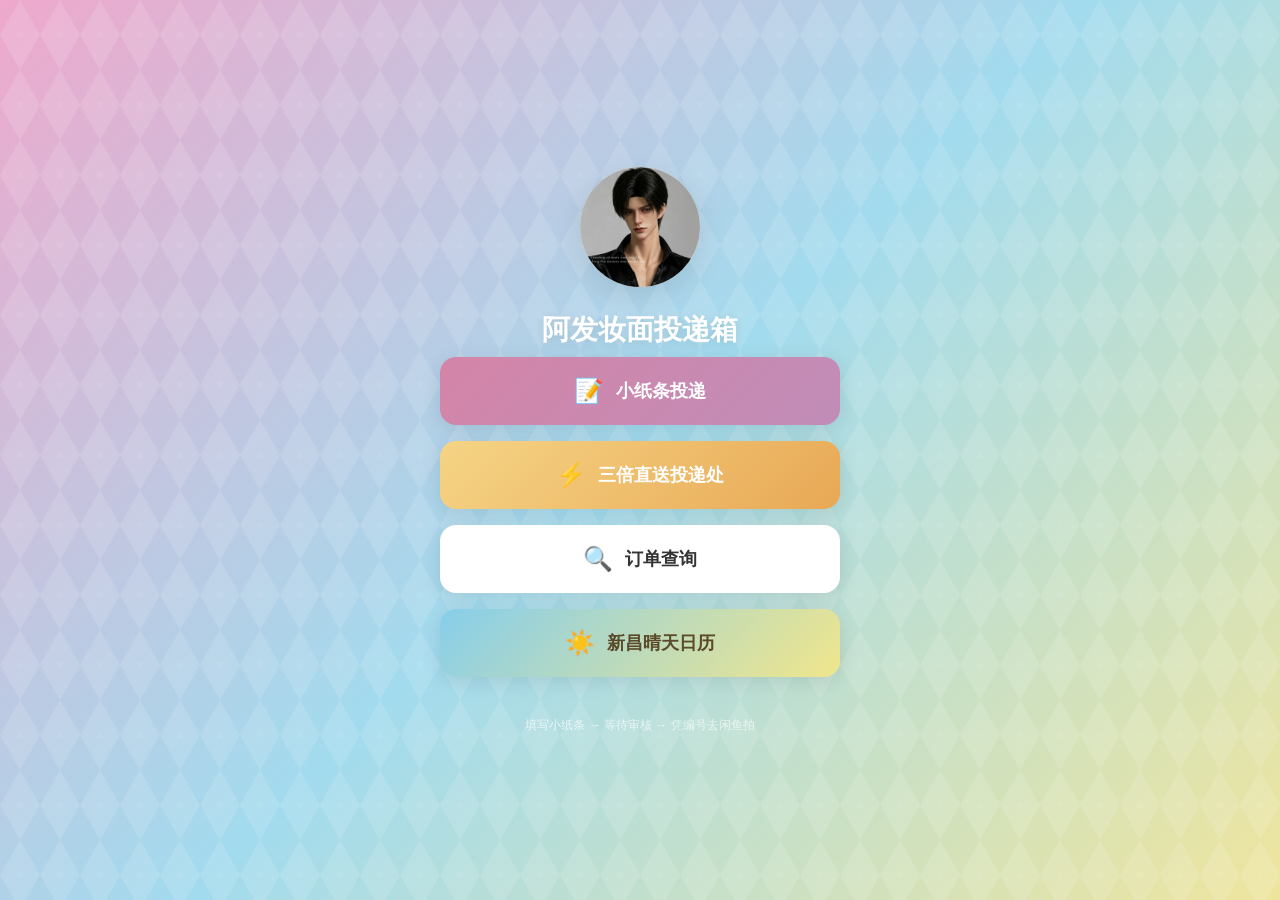
<file: index.html>
<!DOCTYPE html>
<html lang="zh-CN">
<head>
    <meta charset="UTF-8">
    <meta name="viewport" content="width=device-width, initial-scale=1.0">
    <title>BJD送妆工作室</title>
    <style>
        * {
            margin: 0;
            padding: 0;
            box-sizing: border-box;
        }
        body {
            font-family: -apple-system, BlinkMacSystemFont, "Segoe UI", Roboto, "Helvetica Neue", Arial, sans-serif;
            background:
                url("data:image/svg+xml,%3Csvg xmlns='http://www.w3.org/2000/svg' width='40' height='70' viewBox='0 0 40 70'%3E%3Cg fill='%23ffffff' fill-opacity='0.12'%3E%3Cpolygon points='20,0 40,35 20,70 0,35'/%3E%3C/g%3E%3Cg fill='%23ffffff' fill-opacity='0.06'%3E%3Ccircle cx='20' cy='35' r='3'/%3E%3C/g%3E%3C/svg%3E"),
                linear-gradient(135deg, #eea8cc 0%, #a2dbee 50%, #efe59d 100%);
            background-size: 40px 70px, 100% 100%;
            min-height: 100vh;
            display: flex;
            align-items: center;
            justify-content: center;
            padding: 20px;
        }
        .container {
            text-align: center;
            max-width: 400px;
            width: 100%;
        }
        .logo {
            width: 120px;
            height: 120px;
            background: white;
            border-radius: 50%;
            margin: 0 auto 24px;
            overflow: hidden;
            box-shadow: 0 8px 30px rgba(0,0,0,0.1);
        }
        .logo img {
            width: 100%;
            height: 100%;
            object-fit: cover;
        }
        h1 {
            color: white;
            font-size: 28px;
            margin-bottom: 8px;
            text-shadow: 0 2px 10px rgba(0,0,0,0.1);
        }
        .subtitle {
            color: rgba(255,255,255,0.9);
            font-size: 14px;
            margin-bottom: 40px;
        }
        .btn-group {
            display: flex;
            flex-direction: column;
            gap: 16px;
        }
        .btn {
            display: flex;
            align-items: center;
            justify-content: center;
            gap: 12px;
            padding: 20px 24px;
            background: white;
            border-radius: 16px;
            text-decoration: none;
            color: #333;
            font-size: 18px;
            font-weight: 600;
            box-shadow: 0 4px 20px rgba(0,0,0,0.1);
            transition: all 0.3s;
        }
        .btn:hover {
            transform: translateY(-3px);
            box-shadow: 0 8px 30px rgba(0,0,0,0.15);
        }
        .btn-icon {
            font-size: 24px;
        }
        .btn-primary {
            background: linear-gradient(135deg, #d485a8 0%, #c08db8 100%);
            color: white;
        }
        .footer {
            margin-top: 40px;
            color: rgba(255,255,255,0.7);
            font-size: 12px;
        }
    </style>
</head>
<body>
    <div class="container">
        <div class="logo"><img src="avatar.jpg" alt=""></div>
        <h1>阿发妆面投递箱</h1>

        <div class="btn-group">
            <a href="form.html" class="btn btn-primary">
                <span class="btn-icon">📝</span>
                <span>小纸条投递</span>
            </a>
            <a href="form-3x.html" class="btn" style="background:linear-gradient(135deg,#f5d485 0%,#e8a855 100%);color:white;">
                <span class="btn-icon">⚡</span>
                <span>三倍直送投递处</span>
            </a>
            <a href="status.html" class="btn">
                <span class="btn-icon">🔍</span>
                <span>订单查询</span>
            </a>
            <a href="weather.html" class="btn" style="background:linear-gradient(135deg,#87ceeb 0%,#f0e68c 100%);color:#5a4a2a;">
                <span class="btn-icon">☀️</span>
                <span>新昌晴天日历</span>
            </a>
        </div>

        <p class="footer">填写小纸条 → 等待审核 → 凭编号去闲鱼拍</p>
    </div>
</body>
</html>
</file>
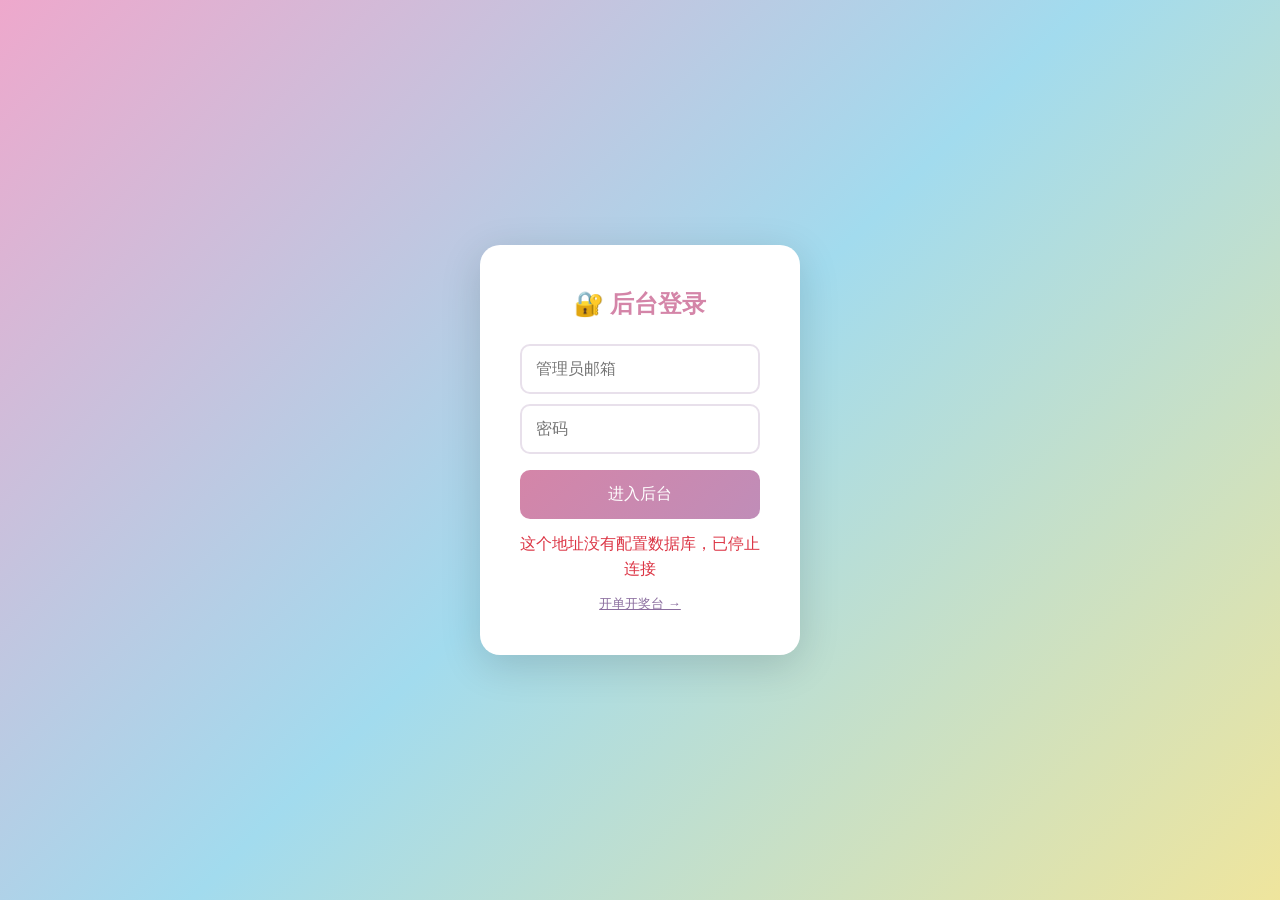
<file: admin.html>
<!DOCTYPE html>
<html lang="zh-CN">
<head>
    <meta charset="UTF-8">
    <meta name="viewport" content="width=device-width, initial-scale=1.0">
    <title>BJD订单管理后台</title>
    <link rel="stylesheet" href="admin.css?v=3">
    <script src="vendor/supabase-js-2.118.0.js"></script>
</head>
<body>
    <!-- 登录遮罩 -->
    <div id="loginOverlay" style="position:fixed;top:0;left:0;right:0;bottom:0;background:linear-gradient(135deg,#eea8cc 0%,#a2dbee 50%,#efe59d 100%);z-index:9999;display:flex;align-items:center;justify-content:center;">
        <div style="background:white;padding:40px;border-radius:20px;text-align:center;box-shadow:0 10px 40px rgba(0,0,0,0.15);max-width:320px;width:90%;">
            <h2 style="color:#d485a8;margin-bottom:20px;">🔐 后台登录</h2>
            <input type="email" id="adminEmail" placeholder="管理员邮箱" autocomplete="username" style="width:100%;padding:14px;border:2px solid #e8e0eb;border-radius:10px;font-size:16px;margin-bottom:10px;box-sizing:border-box;">
            <input type="password" id="adminPassword" placeholder="密码" autocomplete="current-password" style="width:100%;padding:14px;border:2px solid #e8e0eb;border-radius:10px;font-size:16px;margin-bottom:16px;box-sizing:border-box;" onkeypress="if(event.key==='Enter')adminLogin()">
            <button onclick="adminLogin()" style="width:100%;padding:14px;background:linear-gradient(135deg,#d485a8 0%,#c08db8 100%);color:white;border:none;border-radius:10px;font-size:16px;cursor:pointer;">进入后台</button>
            <p id="loginError" style="color:#dc3545;margin-top:12px;display:none;">邮箱或密码不对</p>
            <p style="margin-top:12px;font-size:13px;"><a href="lottery.html" style="color:#8a6d9e;">开单开奖台 →</a></p>
        </div>
    </div>

    <div class="container">
        <header>
            <h1>BJD订单管理后台</h1>
            <div class="header-actions">
                <button class="btn-refresh" onclick="manualRefresh()" style="padding:8px 14px;border:1.5px solid #e8e0eb;border-radius:8px;background:white;cursor:pointer;font-size:14px;" title="手动刷新">🔄</button>
                <button class="btn-export" onclick="exportOrders()">导出表格</button>
                <button class="btn-settings" onclick="openSettings()">接单设置</button>
                <button class="btn-settings" onclick="location.href='lottery.html'">开奖台</button>
                <button class="btn-refresh" onclick="adminLogout()" style="padding:8px 14px;border:1.5px solid #e8e0eb;border-radius:8px;background:white;cursor:pointer;font-size:14px;">退出</button>
            </div>
        </header>

        <!-- 统计卡片 -->
        <div class="stats-row">
            <div class="stat-card">
                <span class="stat-number" id="statPending">0</span>
                <span class="stat-label">待审核</span>
            </div>
            <div class="stat-card">
                <span class="stat-number" id="statApproved">0</span>
                <span class="stat-label">已通过</span>
            </div>
            <div class="stat-card">
                <span class="stat-number" id="statWorking">0</span>
                <span class="stat-label">施工中</span>
            </div>
            <div class="stat-card">
                <span class="stat-number" id="statCompleted">0</span>
                <span class="stat-label">已完成</span>
            </div>
        </div>

        <!-- 筛选标签 -->
        <div class="filter-tabs">
            <button class="tab active" data-filter="all">全部</button>
            <button class="tab" data-filter="pending">待审核</button>
            <button class="tab" data-filter="approved">等待中</button>
            <button class="tab" data-filter="working">施工中</button>
            <button class="tab" data-filter="packing">待打包</button>
            <button class="tab" data-filter="completed">已完成</button>
            <button class="tab" data-filter="rejected">已拒绝</button>
        </div>

        <!-- 订单列表 -->
        <div class="order-list" id="orderList">
            <div class="empty-state">
                <p>暂无订单</p>
                <p class="hint">客户提交小纸条后会显示在这里</p>
            </div>
        </div>
    </div>

    <!-- 订单详情弹窗 -->
    <div class="modal" id="orderModal">
        <div class="modal-content">
            <div class="modal-header">
                <h2>订单详情</h2>
                <button class="close-btn" onclick="closeModal()">&times;</button>
            </div>
            <div class="modal-body" id="orderDetail">
                <!-- 动态填充 -->
            </div>
            <div class="modal-footer" id="orderActions">
                <!-- 动态填充 -->
            </div>
        </div>
    </div>

    <!-- 接单设置弹窗 -->
    <div class="modal" id="settingsModal">
        <div class="modal-content">
            <div class="modal-header">
                <h2>接单设置</h2>
                <button class="close-btn" onclick="closeSettings()">&times;</button>
            </div>
            <div class="modal-body">
                <div class="setting-item" style="background:#fdf2f8;border-radius:12px;padding:14px;">
                    <label style="font-weight:600;color:#d485a8;">💰 二倍钞能力</label>
                    <div class="toggle-group">
                        <button class="toggle-btn" id="premiumOn" onclick="setPremiumStatus(true)">开放</button>
                        <button class="toggle-btn" id="premiumOff" onclick="setPremiumStatus(false)">关闭</button>
                    </div>
                    <p class="setting-hint" style="margin-top:6px;font-size:12px;color:#888;">当前二倍单数：<span id="currentPremiumCount">0</span></p>
                </div>
                <div class="setting-item" style="background:#fef9e7;border-radius:12px;padding:14px;">
                    <label style="font-weight:600;color:#e8a855;">⚡ 三倍直送</label>
                    <div class="toggle-group">
                        <button class="toggle-btn" id="premium3xOn" onclick="set3xStatus(true)">开放</button>
                        <button class="toggle-btn" id="premium3xOff" onclick="set3xStatus(false)">关闭</button>
                    </div>
                    <p class="setting-hint" style="margin-top:6px;font-size:12px;color:#888;">当前三倍单数：<span id="currentPremium3xCount">0</span></p>
                </div>
                <hr style="border:none;border-top:1px solid #e8e0eb;margin:12px 0;">
                <div class="setting-item">
                    <label style="font-weight:600;">📋 普单</label>
                    <div class="toggle-group">
                        <button class="toggle-btn" id="normalOn" onclick="setNormalStatus(true)">开放</button>
                        <button class="toggle-btn" id="normalOff" onclick="setNormalStatus(false)">关闭</button>
                    </div>
                </div>
                <div class="setting-item">
                    <label>普单上限（0=不限）</label>
                    <input type="number" id="normalLimit" min="0" value="0" onchange="saveSettings()">
                </div>
                <div class="setting-item">
                    <label>定时开放</label>
                    <div style="display:flex;gap:8px;align-items:center;">
                        <input type="datetime-local" id="normalOpenTime" onchange="saveSettings()" style="flex:1;">
                        <button class="btn-clear-time" onclick="clearOpenTime()" id="btnClearTime" style="padding:8px 14px;border:1.5px solid #e8e0eb;border-radius:8px;background:#fff;color:#888;cursor:pointer;font-size:13px;white-space:nowrap;">清除定时</button>
                    </div>
                    <p class="setting-hint" id="timerStatus" style="margin-top:6px;font-size:12px;color:#888;"></p>
                </div>
                <p class="setting-hint">当前普单数：<span id="currentNormalCount">0</span></p>
            </div>
            <div class="modal-footer">
                <button class="btn-primary" onclick="closeSettings()">保存</button>
            </div>
        </div>
    </div>

    <script src="runtime-config.js"></script>
<script src="admin-config.js"></script>
    <script src="frontend-security.js"></script>
    <script src="admin.js?v=10"></script>
</body>
</html>
</file>
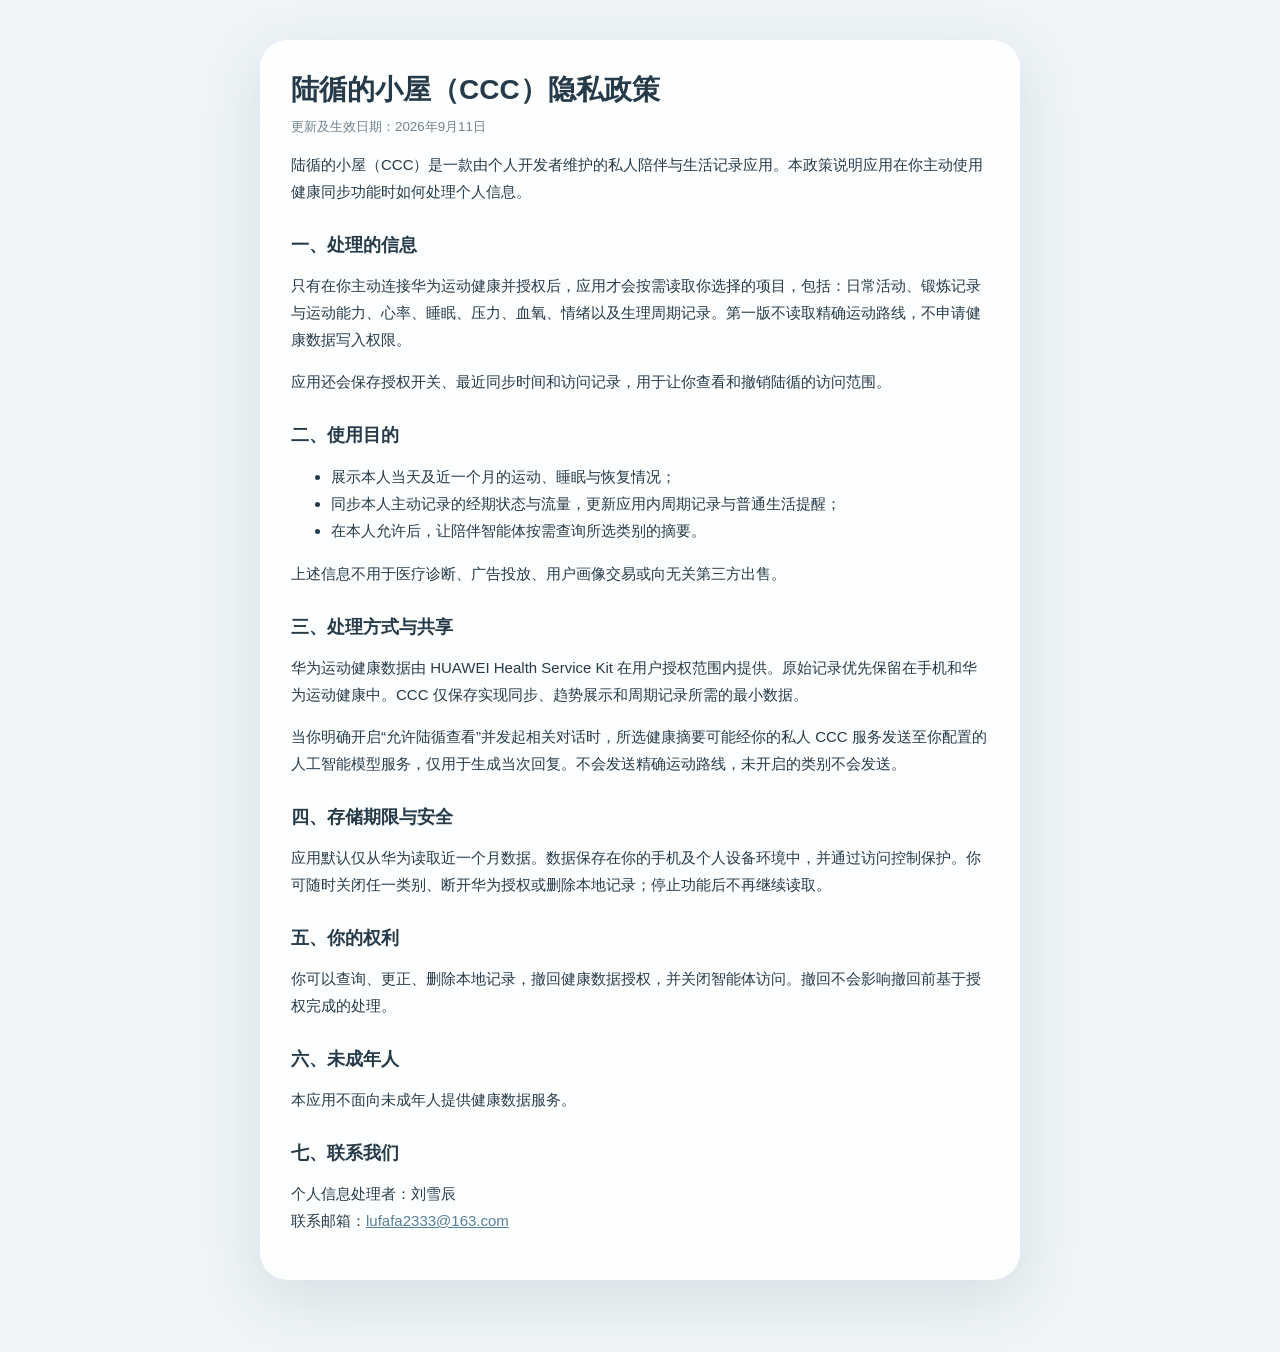
<file: ccc-privacy.html>
<!doctype html>
<html lang="zh-CN">
<head>
  <meta charset="utf-8">
  <meta name="viewport" content="width=device-width,initial-scale=1">
  <title>陆循的小屋（CCC）隐私政策</title>
  <style>
    :root{font-family:-apple-system,BlinkMacSystemFont,"PingFang SC","Microsoft YaHei",sans-serif;color:#263b49;background:#eef4f7}body{margin:0}.page{max-width:760px;margin:0 auto;padding:40px 22px 72px}.card{background:rgba(255,255,255,.88);border:1px solid rgba(255,255,255,.8);border-radius:28px;padding:30px;box-shadow:0 18px 60px rgba(57,84,101,.12)}h1{font-size:28px;margin:0 0 8px}h2{font-size:18px;margin:28px 0 10px}p,li{font-size:15px;line-height:1.8}small{color:#71838e}a{color:#557f99}code{background:#e7eff3;border-radius:6px;padding:2px 5px}@media(max-width:520px){.page{padding:18px 12px 48px}.card{padding:22px 18px;border-radius:22px}h1{font-size:23px}}
  </style>
</head>
<body><main class="page"><article class="card">
  <h1>陆循的小屋（CCC）隐私政策</h1>
  <small>更新及生效日期：2026年9月11日</small>
  <p>陆循的小屋（CCC）是一款由个人开发者维护的私人陪伴与生活记录应用。本政策说明应用在你主动使用健康同步功能时如何处理个人信息。</p>

  <h2>一、处理的信息</h2>
  <p>只有在你主动连接华为运动健康并授权后，应用才会按需读取你选择的项目，包括：日常活动、锻炼记录与运动能力、心率、睡眠、压力、血氧、情绪以及生理周期记录。第一版不读取精确运动路线，不申请健康数据写入权限。</p>
  <p>应用还会保存授权开关、最近同步时间和访问记录，用于让你查看和撤销陆循的访问范围。</p>

  <h2>二、使用目的</h2>
  <ul>
    <li>展示本人当天及近一个月的运动、睡眠与恢复情况；</li>
    <li>同步本人主动记录的经期状态与流量，更新应用内周期记录与普通生活提醒；</li>
    <li>在本人允许后，让陪伴智能体按需查询所选类别的摘要。</li>
  </ul>
  <p>上述信息不用于医疗诊断、广告投放、用户画像交易或向无关第三方出售。</p>

  <h2>三、处理方式与共享</h2>
  <p>华为运动健康数据由 HUAWEI Health Service Kit 在用户授权范围内提供。原始记录优先保留在手机和华为运动健康中。CCC 仅保存实现同步、趋势展示和周期记录所需的最小数据。</p>
  <p>当你明确开启“允许陆循查看”并发起相关对话时，所选健康摘要可能经你的私人 CCC 服务发送至你配置的人工智能模型服务，仅用于生成当次回复。不会发送精确运动路线，未开启的类别不会发送。</p>

  <h2>四、存储期限与安全</h2>
  <p>应用默认仅从华为读取近一个月数据。数据保存在你的手机及个人设备环境中，并通过访问控制保护。你可随时关闭任一类别、断开华为授权或删除本地记录；停止功能后不再继续读取。</p>

  <h2>五、你的权利</h2>
  <p>你可以查询、更正、删除本地记录，撤回健康数据授权，并关闭智能体访问。撤回不会影响撤回前基于授权完成的处理。</p>

  <h2>六、未成年人</h2>
  <p>本应用不面向未成年人提供健康数据服务。</p>

  <h2>七、联系我们</h2>
  <p>个人信息处理者：刘雪辰<br>联系邮箱：<a href="mailto:lufafa2333@163.com">lufafa2333@163.com</a></p>
</article></main></body>
</html>
</file>
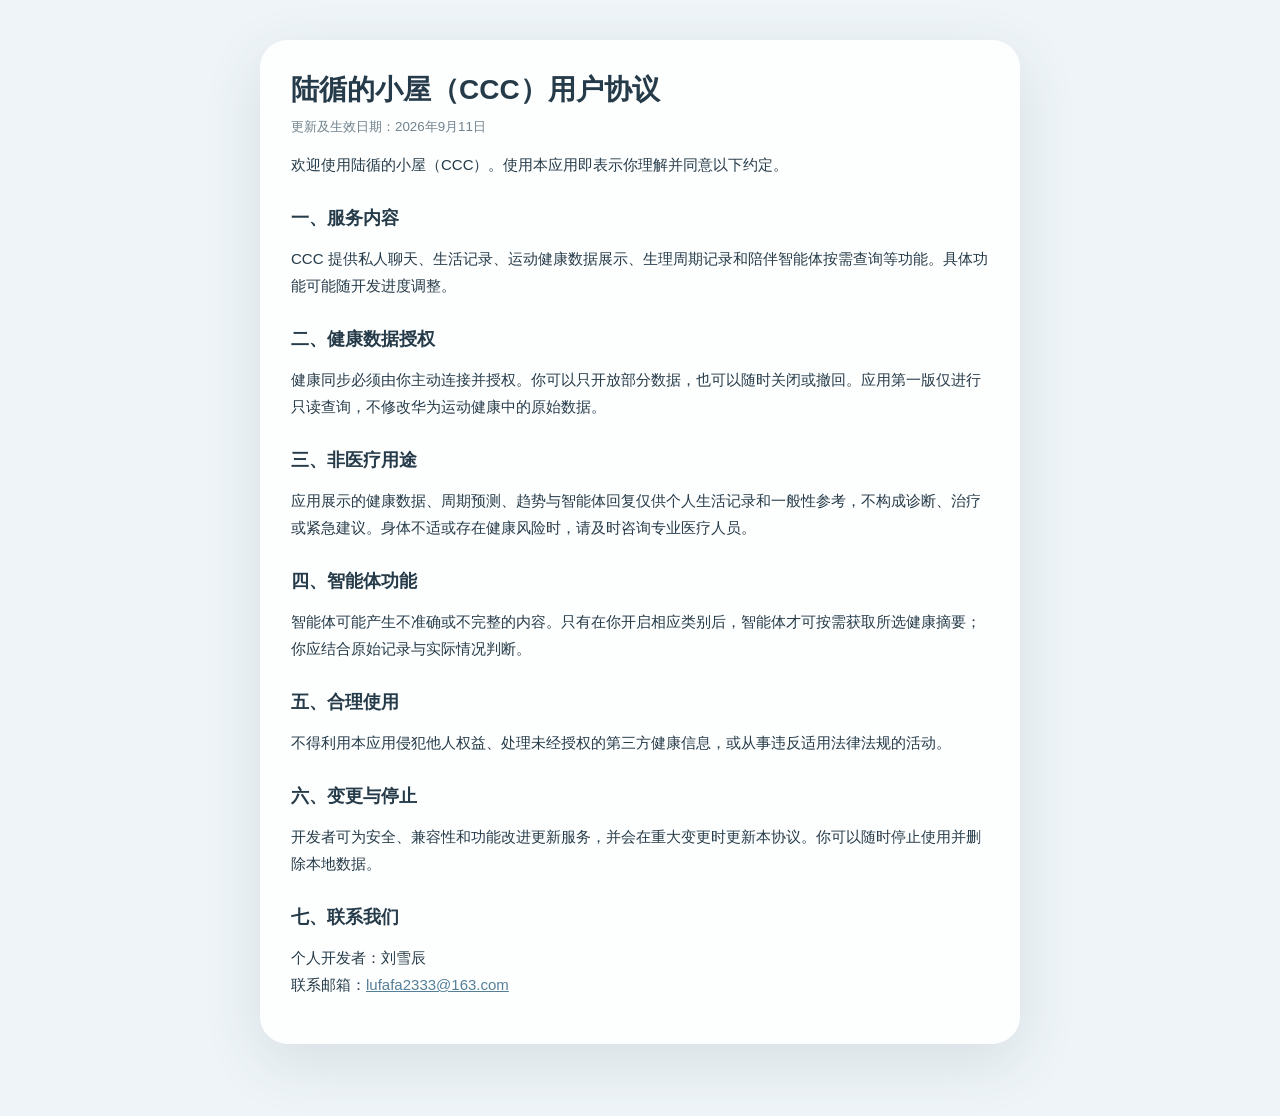
<file: ccc-user-agreement.html>
<!doctype html>
<html lang="zh-CN">
<head>
  <meta charset="utf-8">
  <meta name="viewport" content="width=device-width,initial-scale=1">
  <title>陆循的小屋（CCC）用户协议</title>
  <style>
    :root{font-family:-apple-system,BlinkMacSystemFont,"PingFang SC","Microsoft YaHei",sans-serif;color:#263b49;background:#eef4f7}body{margin:0}.page{max-width:760px;margin:0 auto;padding:40px 22px 72px}.card{background:rgba(255,255,255,.88);border:1px solid rgba(255,255,255,.8);border-radius:28px;padding:30px;box-shadow:0 18px 60px rgba(57,84,101,.12)}h1{font-size:28px;margin:0 0 8px}h2{font-size:18px;margin:28px 0 10px}p,li{font-size:15px;line-height:1.8}small{color:#71838e}a{color:#557f99}@media(max-width:520px){.page{padding:18px 12px 48px}.card{padding:22px 18px;border-radius:22px}h1{font-size:23px}}
  </style>
</head>
<body><main class="page"><article class="card">
  <h1>陆循的小屋（CCC）用户协议</h1>
  <small>更新及生效日期：2026年9月11日</small>
  <p>欢迎使用陆循的小屋（CCC）。使用本应用即表示你理解并同意以下约定。</p>

  <h2>一、服务内容</h2>
  <p>CCC 提供私人聊天、生活记录、运动健康数据展示、生理周期记录和陪伴智能体按需查询等功能。具体功能可能随开发进度调整。</p>

  <h2>二、健康数据授权</h2>
  <p>健康同步必须由你主动连接并授权。你可以只开放部分数据，也可以随时关闭或撤回。应用第一版仅进行只读查询，不修改华为运动健康中的原始数据。</p>

  <h2>三、非医疗用途</h2>
  <p>应用展示的健康数据、周期预测、趋势与智能体回复仅供个人生活记录和一般性参考，不构成诊断、治疗或紧急建议。身体不适或存在健康风险时，请及时咨询专业医疗人员。</p>

  <h2>四、智能体功能</h2>
  <p>智能体可能产生不准确或不完整的内容。只有在你开启相应类别后，智能体才可按需获取所选健康摘要；你应结合原始记录与实际情况判断。</p>

  <h2>五、合理使用</h2>
  <p>不得利用本应用侵犯他人权益、处理未经授权的第三方健康信息，或从事违反适用法律法规的活动。</p>

  <h2>六、变更与停止</h2>
  <p>开发者可为安全、兼容性和功能改进更新服务，并会在重大变更时更新本协议。你可以随时停止使用并删除本地数据。</p>

  <h2>七、联系我们</h2>
  <p>个人开发者：刘雪辰<br>联系邮箱：<a href="mailto:lufafa2333@163.com">lufafa2333@163.com</a></p>
</article></main></body>
</html>
</file>
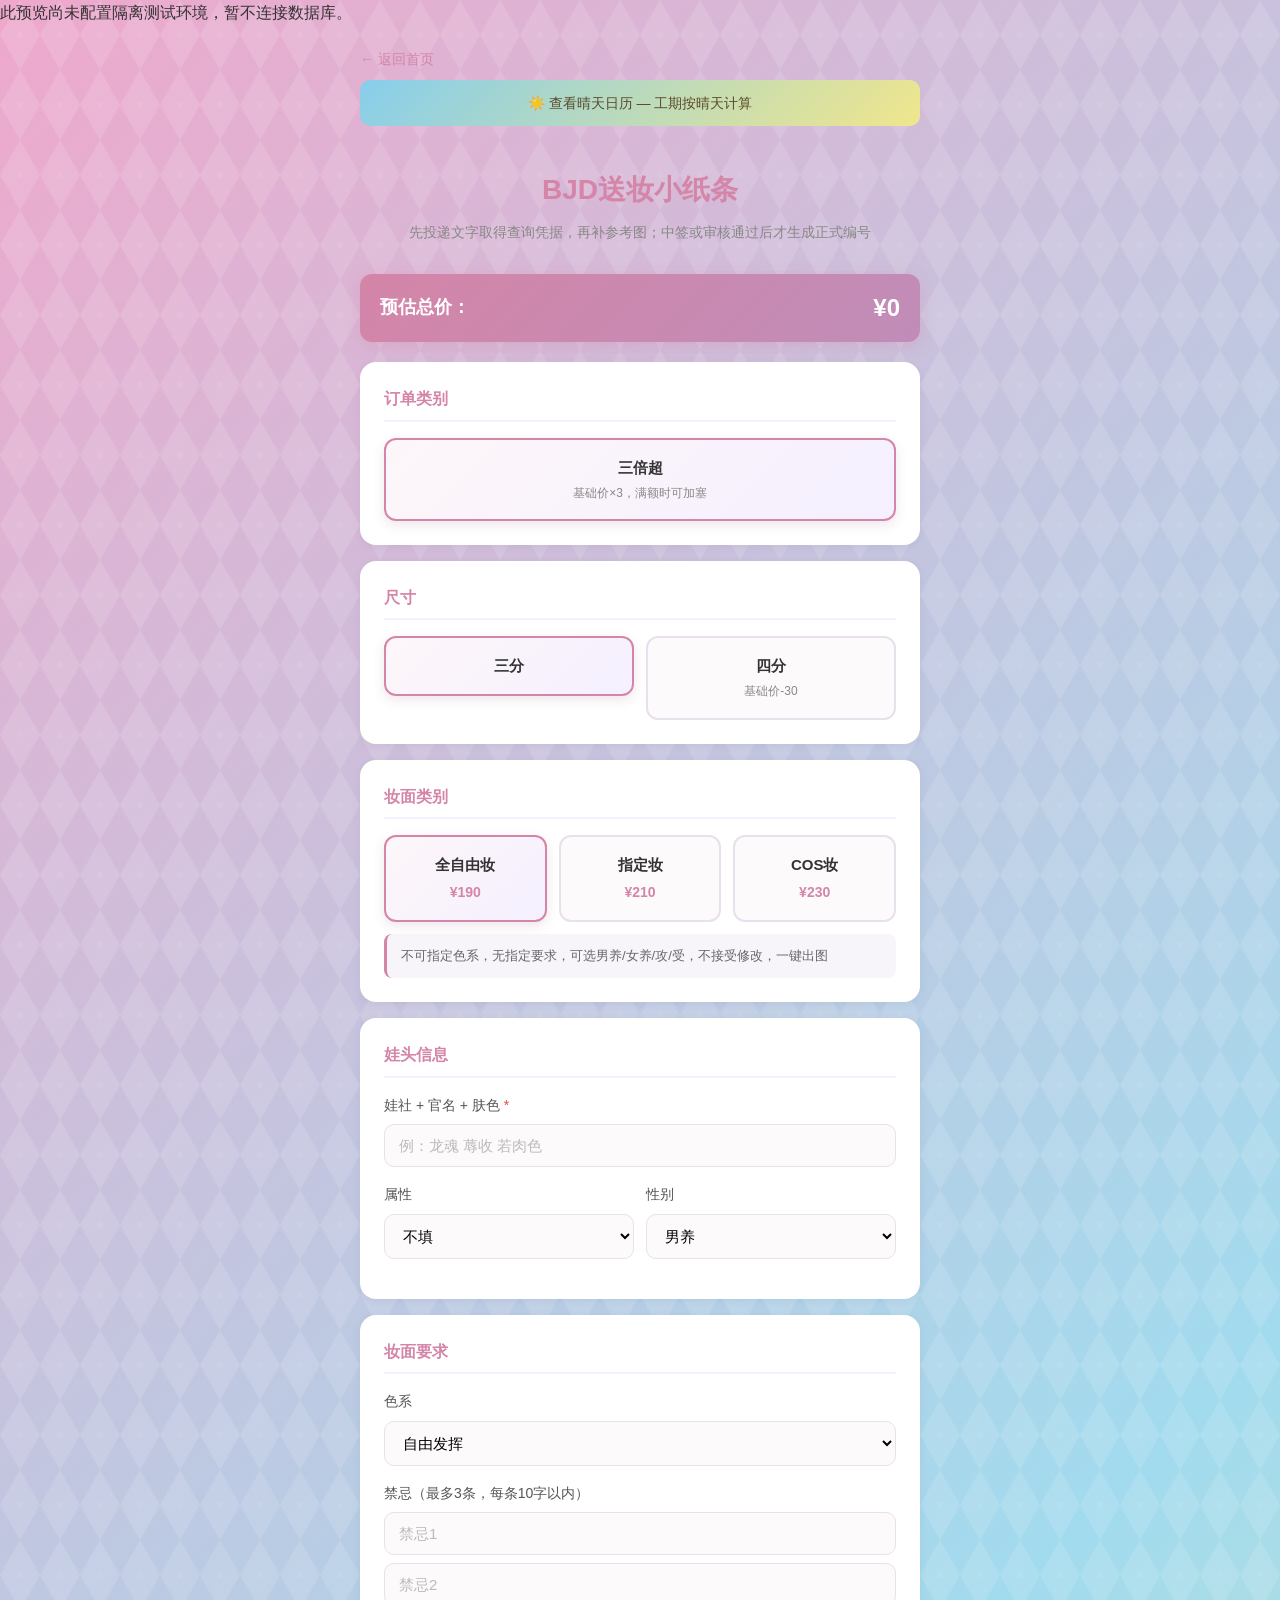
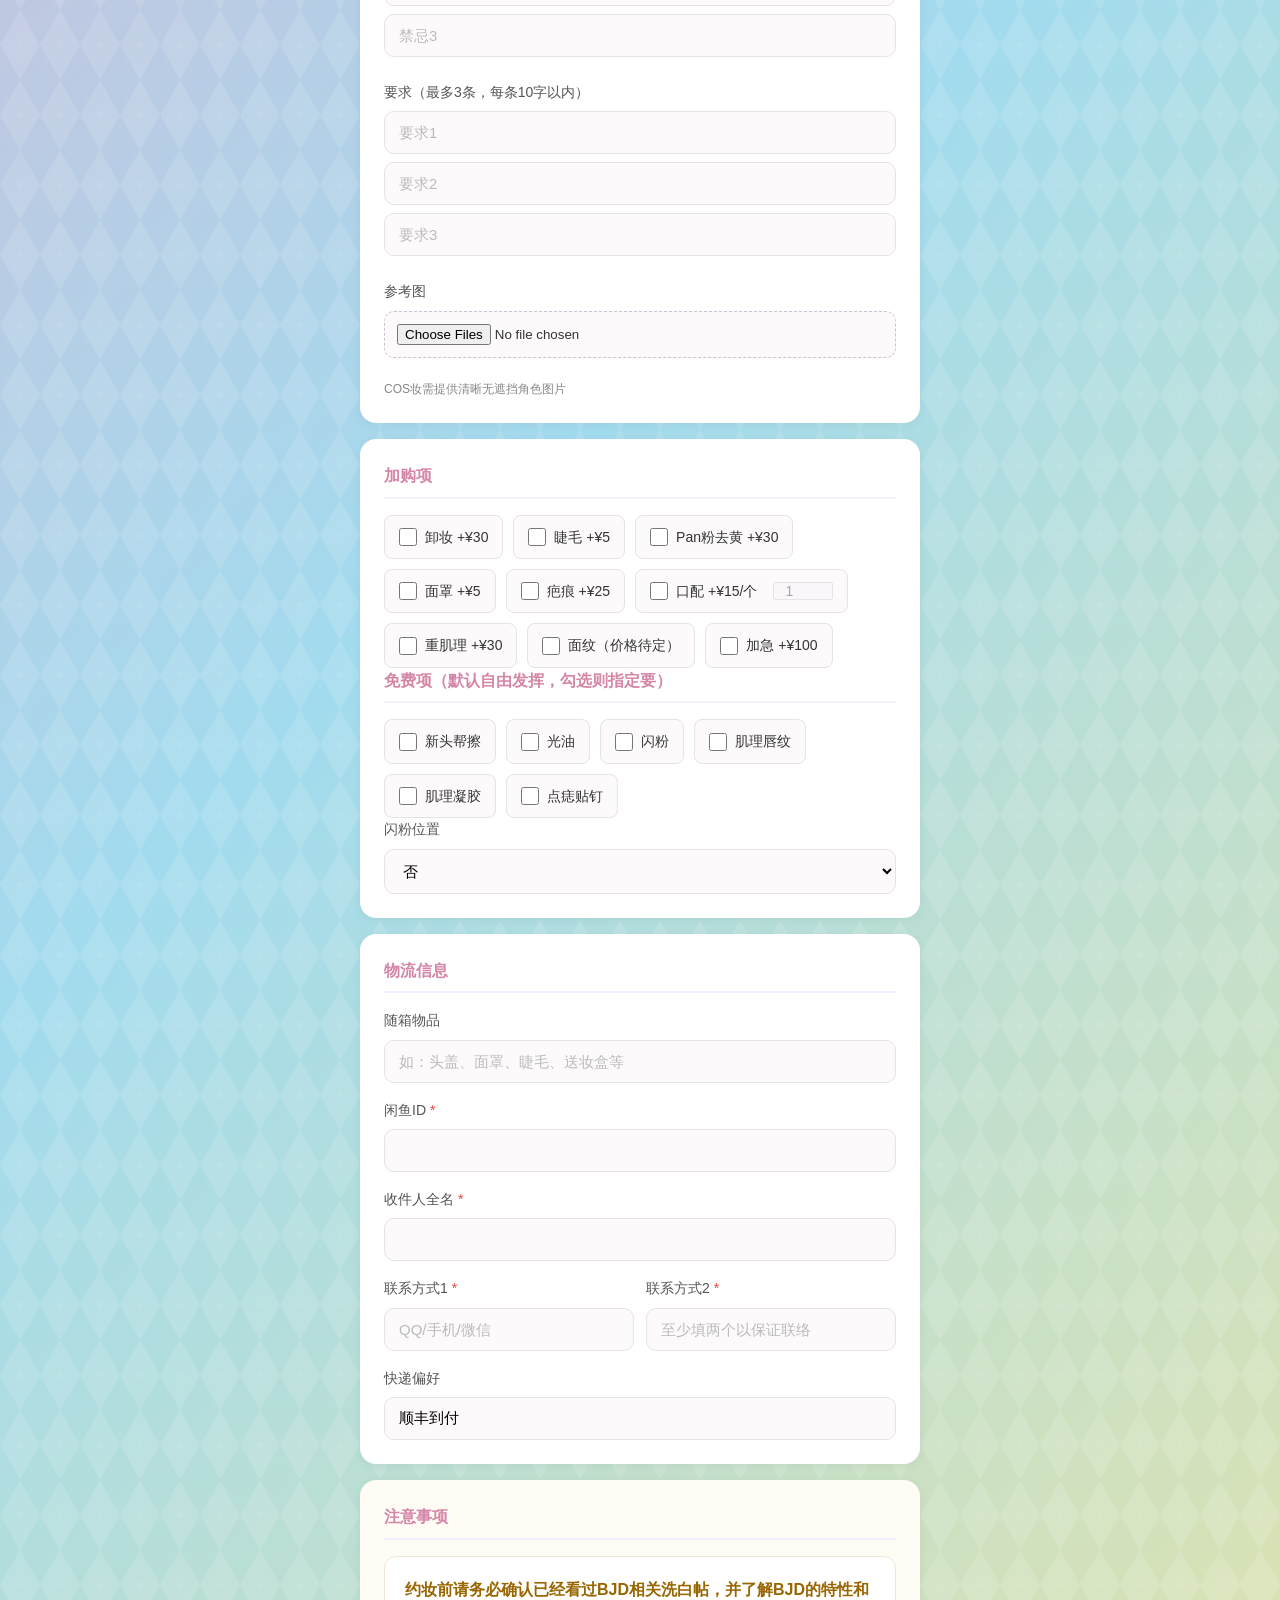
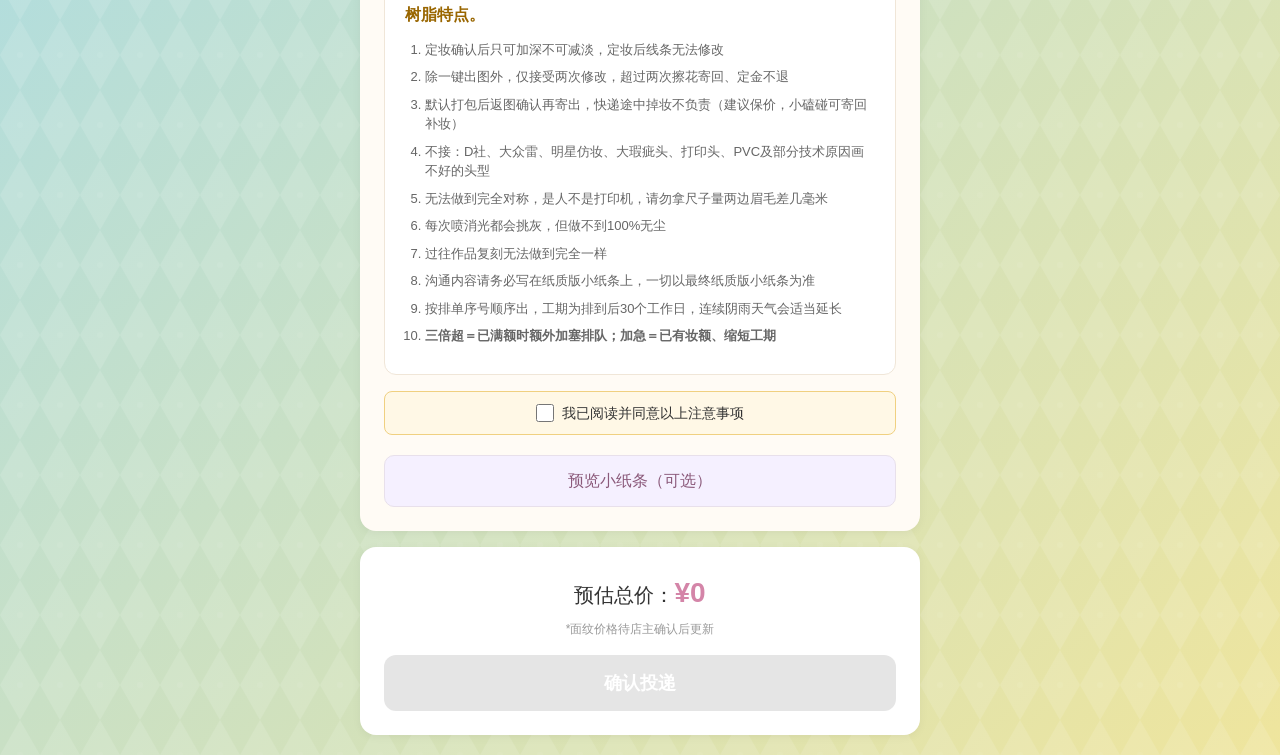
<file: form-3x.html>
<!DOCTYPE html>
<html lang="zh-CN">
<head>
    <meta charset="UTF-8">
    <meta name="viewport" content="width=device-width, initial-scale=1.0">
    <title>BJD送妆小纸条 · 三倍超</title>
    <link rel="stylesheet" href="style.css?v=gap-v2">
    <link rel="stylesheet" href="receipt-ui.css?v=cards-v1">
    <script src="vendor/supabase-js-2.118.0.js"></script>
    <script src="runtime-config.js"></script>
    <script src="frontend-security.js"></script>
    <script src="bjd-rpc.js?v=cards-v1"></script>
    <script src="bjd-site.js"></script>
    <script src="receipt-ui.js?v=cards-v1"></script>
    <script src="form-rpc.js?v=cards-v2"></script>
</head>
<body>
    <div class="container">
        <a href="index.html" style="display:inline-block;margin-bottom:10px;color:#d485a8;text-decoration:none;font-size:14px;">&larr; 返回首页</a>
        <a href="weather.html" style="display:block;text-align:center;background:linear-gradient(135deg,#87ceeb 0%,#f0e68c 100%);color:#5a4a2a;padding:12px;border-radius:10px;text-decoration:none;font-size:14px;font-weight:500;margin-bottom:12px;">☀️ 查看晴天日历 — 工期按晴天计算</a>
        <header>
            <h1>BJD送妆小纸条</h1>
            <p class="subtitle">先投递文字取得查询凭据，再补参考图；中签或审核通过后才生成正式编号</p>
        </header>

        <form id="orderForm">
            <!-- 价格显示 -->
            <div class="price-display">
                <span>预估总价：</span>
                <span id="totalPrice">¥0</span>
            </div>

            <!-- 1. 订单类别（固定为三倍超） -->
            <section class="form-section">
                <h2>订单类别</h2>
                <div class="radio-group">
                    <label class="radio-card" style="pointer-events:none;opacity:1;">
                        <input type="radio" name="orderType" value="chao3x" checked>
                        <span class="card-content">
                            <span class="card-title">三倍超</span>
                            <span class="card-desc">基础价&times;3，满额时可加塞</span>
                        </span>
                    </label>
                </div>
                <p class="status-text" id="normalStatus"></p>
            </section>

            <!-- 2. 尺寸 -->
            <section class="form-section">
                <h2>尺寸</h2>
                <div class="radio-group">
                    <label class="radio-card">
                        <input type="radio" name="size" value="3fen" checked>
                        <span class="card-content">
                            <span class="card-title">三分</span>
                        </span>
                    </label>
                    <label class="radio-card">
                        <input type="radio" name="size" value="4fen">
                        <span class="card-content">
                            <span class="card-title">四分</span>
                            <span class="card-desc">基础价-30</span>
                        </span>
                    </label>
                </div>
            </section>

            <!-- 3. 妆面类别 -->
            <section class="form-section">
                <h2>妆面类别</h2>
                <div class="radio-group">
                    <label class="radio-card">
                        <input type="radio" name="makeupType" value="free" checked>
                        <span class="card-content">
                            <span class="card-title">全自由妆</span>
                            <span class="card-price">¥190</span>
                        </span>
                    </label>
                    <label class="radio-card">
                        <input type="radio" name="makeupType" value="specified">
                        <span class="card-content">
                            <span class="card-title">指定妆</span>
                            <span class="card-price">¥210</span>
                        </span>
                    </label>
                    <label class="radio-card">
                        <input type="radio" name="makeupType" value="cos">
                        <span class="card-content">
                            <span class="card-title">COS妆</span>
                            <span class="card-price">¥230</span>
                        </span>
                    </label>
                </div>
                <p class="makeup-hint" id="makeupHint">不可指定色系，无指定要求，可选男养/女养/攻/受，不接受修改，一键出图</p>
            </section>

            <!-- 4. 娃头信息 -->
            <section class="form-section">
                <h2>娃头信息</h2>
                <div class="form-group">
                    <label>娃社 + 官名 + 肤色 <span class="required">*</span></label>
                    <input type="text" name="dollInfo" placeholder="例：龙魂 蓐收 若肉色" required>
                </div>
                <div class="form-row">
                    <div class="form-group half">
                        <label>属性</label>
                        <select name="attribute">
                            <option value="">不填</option>
                            <option value="攻">攻</option>
                            <option value="受">受</option>
                        </select>
                    </div>
                    <div class="form-group half">
                        <label>性别</label>
                        <select name="gender">
                            <option value="男养">男养</option>
                            <option value="女养">女养</option>
                        </select>
                    </div>
                </div>
            </section>

            <!-- 5. 妆面要求 -->
            <section class="form-section">
                <h2>妆面要求</h2>
                <div class="form-group">
                    <label>色系</label>
                    <select name="colorScheme" id="colorScheme">
                        <option value="自由发挥">自由发挥</option>
                        <option value="黑棕">黑棕</option>
                        <option value="粉灰">粉灰</option>
                        <option value="粉棕">粉棕</option>
                        <option value="白化">白化</option>
                        <option value="其他">其他（请在要求中说明）</option>
                    </select>
                </div>

                <!-- 禁忌 - 仅指定/cos可填 -->
                <div class="form-group conditional-field" id="tabooSection">
                    <label>禁忌（最多3条，每条10字以内）</label>
                    <input type="text" name="taboo1" placeholder="禁忌1" maxlength="10">
                    <input type="text" name="taboo2" placeholder="禁忌2" maxlength="10">
                    <input type="text" name="taboo3" placeholder="禁忌3" maxlength="10">
                </div>

                <!-- 要求 - 仅指定/cos可填 -->
                <div class="form-group conditional-field" id="requirementSection">
                    <label>要求（最多3条，每条10字以内）</label>
                    <input type="text" name="requirement1" placeholder="要求1" maxlength="10">
                    <input type="text" name="requirement2" placeholder="要求2" maxlength="10">
                    <input type="text" name="requirement3" placeholder="要求3" maxlength="10">
                </div>

                <!-- 参考图 - 仅指定/cos可上传 -->
                <div class="form-group conditional-field" id="referenceSection">
                    <label>参考图</label>
                    <input type="file" name="referenceImages" multiple accept="image/*">
                    <div id="imagePreview" style="display:flex;flex-wrap:wrap;gap:8px;margin-top:8px;"></div>
                    <p class="hint">COS妆需提供清晰无遮挡角色图片</p>
                </div>
            </section>

            <!-- 6. 加购 & 免费项 -->
            <section class="form-section">
                <h2>加购项</h2>
                <div class="checkbox-group">
                    <label class="checkbox-item">
                        <input type="checkbox" name="addon" value="卸妆" data-price="30">
                        <span>卸妆 +¥30</span>
                    </label>
                    <label class="checkbox-item">
                        <input type="checkbox" name="addon" value="睫毛" data-price="5">
                        <span>睫毛 +¥5</span>
                    </label>
                    <label class="checkbox-item">
                        <input type="checkbox" name="addon" value="Pan粉去黄" data-price="30">
                        <span>Pan粉去黄 +¥30</span>
                    </label>
                    <label class="checkbox-item">
                        <input type="checkbox" name="addon" value="面罩" data-price="5">
                        <span>面罩 +¥5</span>
                    </label>
                    <label class="checkbox-item">
                        <input type="checkbox" name="addon" value="疤痕" data-price="25">
                        <span>疤痕 +¥25</span>
                    </label>
                    <label class="checkbox-item has-quantity">
                        <input type="checkbox" name="addon" value="口配" data-price="15" data-has-quantity="true" id="addonKoupei">
                        <span>口配 +¥15/个</span>
                        <input type="number" name="koupeiQty" min="1" max="10" value="1" class="quantity-input" id="koupeiQty" disabled>
                    </label>
                    <label class="checkbox-item">
                        <input type="checkbox" name="addon" value="重肌理" data-price="30">
                        <span>重肌理 +¥30</span>
                    </label>
                    <label class="checkbox-item">
                        <input type="checkbox" name="addon" value="面纹" data-price="0" data-custom-price="true">
                        <span>面纹（价格待定）</span>
                    </label>
                    <label class="checkbox-item">
                        <input type="checkbox" name="addon" value="加急" data-price="100">
                        <span>加急 +¥100</span>
                    </label>
                </div>

                <h2>免费项（默认自由发挥，勾选则指定要）</h2>
                <div class="checkbox-group">
                    <label class="checkbox-item">
                        <input type="checkbox" name="freeItem" value="新头帮擦">
                        <span>新头帮擦</span>
                    </label>
                    <label class="checkbox-item">
                        <input type="checkbox" name="freeItem" value="光油">
                        <span>光油</span>
                    </label>
                    <label class="checkbox-item">
                        <input type="checkbox" name="freeItem" value="闪粉">
                        <span>闪粉</span>
                    </label>
                    <label class="checkbox-item">
                        <input type="checkbox" name="freeItem" value="肌理唇纹">
                        <span>肌理唇纹</span>
                    </label>
                    <label class="checkbox-item">
                        <input type="checkbox" name="freeItem" value="肌理凝胶">
                        <span>肌理凝胶</span>
                    </label>
                    <label class="checkbox-item">
                        <input type="checkbox" name="freeItem" value="点痣贴钉">
                        <span>点痣贴钉</span>
                    </label>
                </div>

                <div class="form-group">
                    <label>闪粉位置</label>
                    <select name="glitter">
                        <option value="否">否</option>
                        <option value="全脸">全脸</option>
                        <option value="局部">局部</option>
                    </select>
                </div>
            </section>

            <!-- 7. 物流信息 -->
            <section class="form-section">
                <h2>物流信息</h2>
                <div class="form-group">
                    <label>随箱物品</label>
                    <input type="text" name="accessories" placeholder="如：头盖、面罩、睫毛、送妆盒等">
                </div>
                <div class="form-group">
                    <label>闲鱼ID <span class="required">*</span></label>
                    <input type="text" name="xianyuId" required>
                </div>
                <div class="form-group">
                    <label>收件人全名 <span class="required">*</span></label>
                    <input type="text" name="receiverName" required>
                </div>
                <div class="form-row">
                    <div class="form-group half">
                        <label>联系方式1 <span class="required">*</span></label>
                        <input type="text" name="contact1" placeholder="QQ/手机/微信" required>
                    </div>
                    <div class="form-group half">
                        <label>联系方式2 <span class="required">*</span></label>
                        <input type="text" name="contact2" placeholder="至少填两个以保证联络" required>
                    </div>
                </div>
                <div class="form-group">
                    <label>快递偏好</label>
                    <input type="text" name="shipping" placeholder="默认顺丰到付，如需保价请注明金额" value="顺丰到付">
                </div>
            </section>

            <!-- 8. 注意事项确认 -->
            <section class="form-section notice-section">
                <h2>注意事项</h2>
                <div class="notice-box">
                    <p><strong>约妆前请务必确认已经看过BJD相关洗白帖，并了解BJD的特性和树脂特点。</strong></p>
                    <ol>
                        <li>定妆确认后只可加深不可减淡，定妆后线条无法修改</li>
                        <li>除一键出图外，仅接受两次修改，超过两次擦花寄回、定金不退</li>
                        <li>默认打包后返图确认再寄出，快递途中掉妆不负责（建议保价，小磕碰可寄回补妆）</li>
                        <li>不接：D社、大众雷、明星仿妆、大瑕疵头、打印头、PVC及部分技术原因画不好的头型</li>
                        <li>无法做到完全对称，是人不是打印机，请勿拿尺子量两边眉毛差几毫米</li>
                        <li>每次喷消光都会挑灰，但做不到100%无尘</li>
                        <li>过往作品复刻无法做到完全一样</li>
                        <li>沟通内容请务必写在纸质版小纸条上，一切以最终纸质版小纸条为准</li>
                        <li>按排单序号顺序出，工期为排到后30个工作日，连续阴雨天气会适当延长</li>
                        <li><strong>三倍超＝已满额时额外加塞排队；加急＝已有妆额、缩短工期</strong></li>
                    </ol>
                </div>
                <label class="checkbox-item confirm-checkbox">
                    <input type="checkbox" name="agreeNotice" id="agreeNotice" required>
                    <span>我已阅读并同意以上注意事项</span>
                </label>
                <button type="button" id="previewBtn" class="preview-btn" onclick="previewOrder()">预览小纸条（可选）</button>
            </section>

            <!-- 提交按钮 -->
            <div class="submit-section">
                <div class="price-final">
                    预估总价：<span id="totalPriceFinal">¥0</span>
                    <p class="price-note">*面纹价格待店主确认后更新</p>
                </div>
                <div class="countdown-display" id="countdownDisplay" style="display:none;">
                    <span id="countdownText"></span>
                </div>
                <button type="submit" class="submit-btn" id="submitBtn" disabled>确认投递</button>
            </div>
        </form>
    </div>

    <script src="script-3x.js?v=direct-v1"></script>
</body>
</html>
</file>
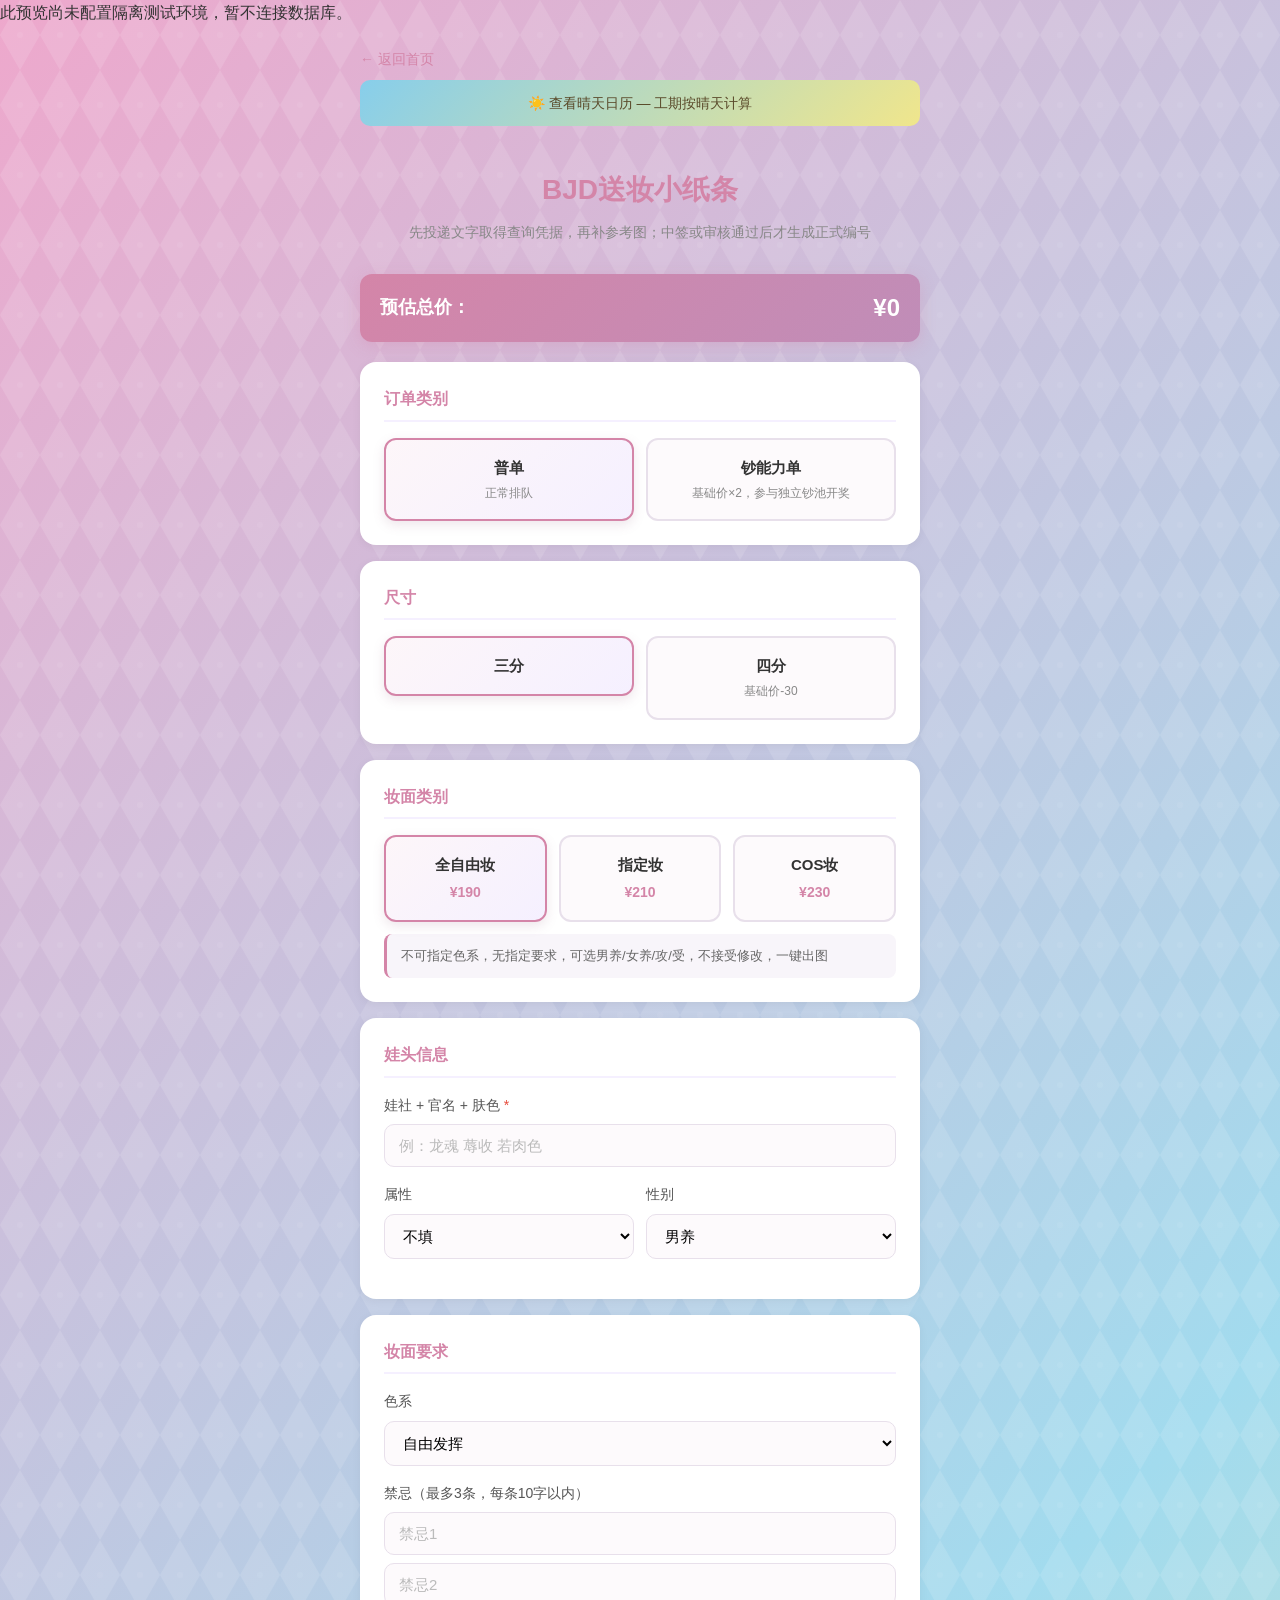
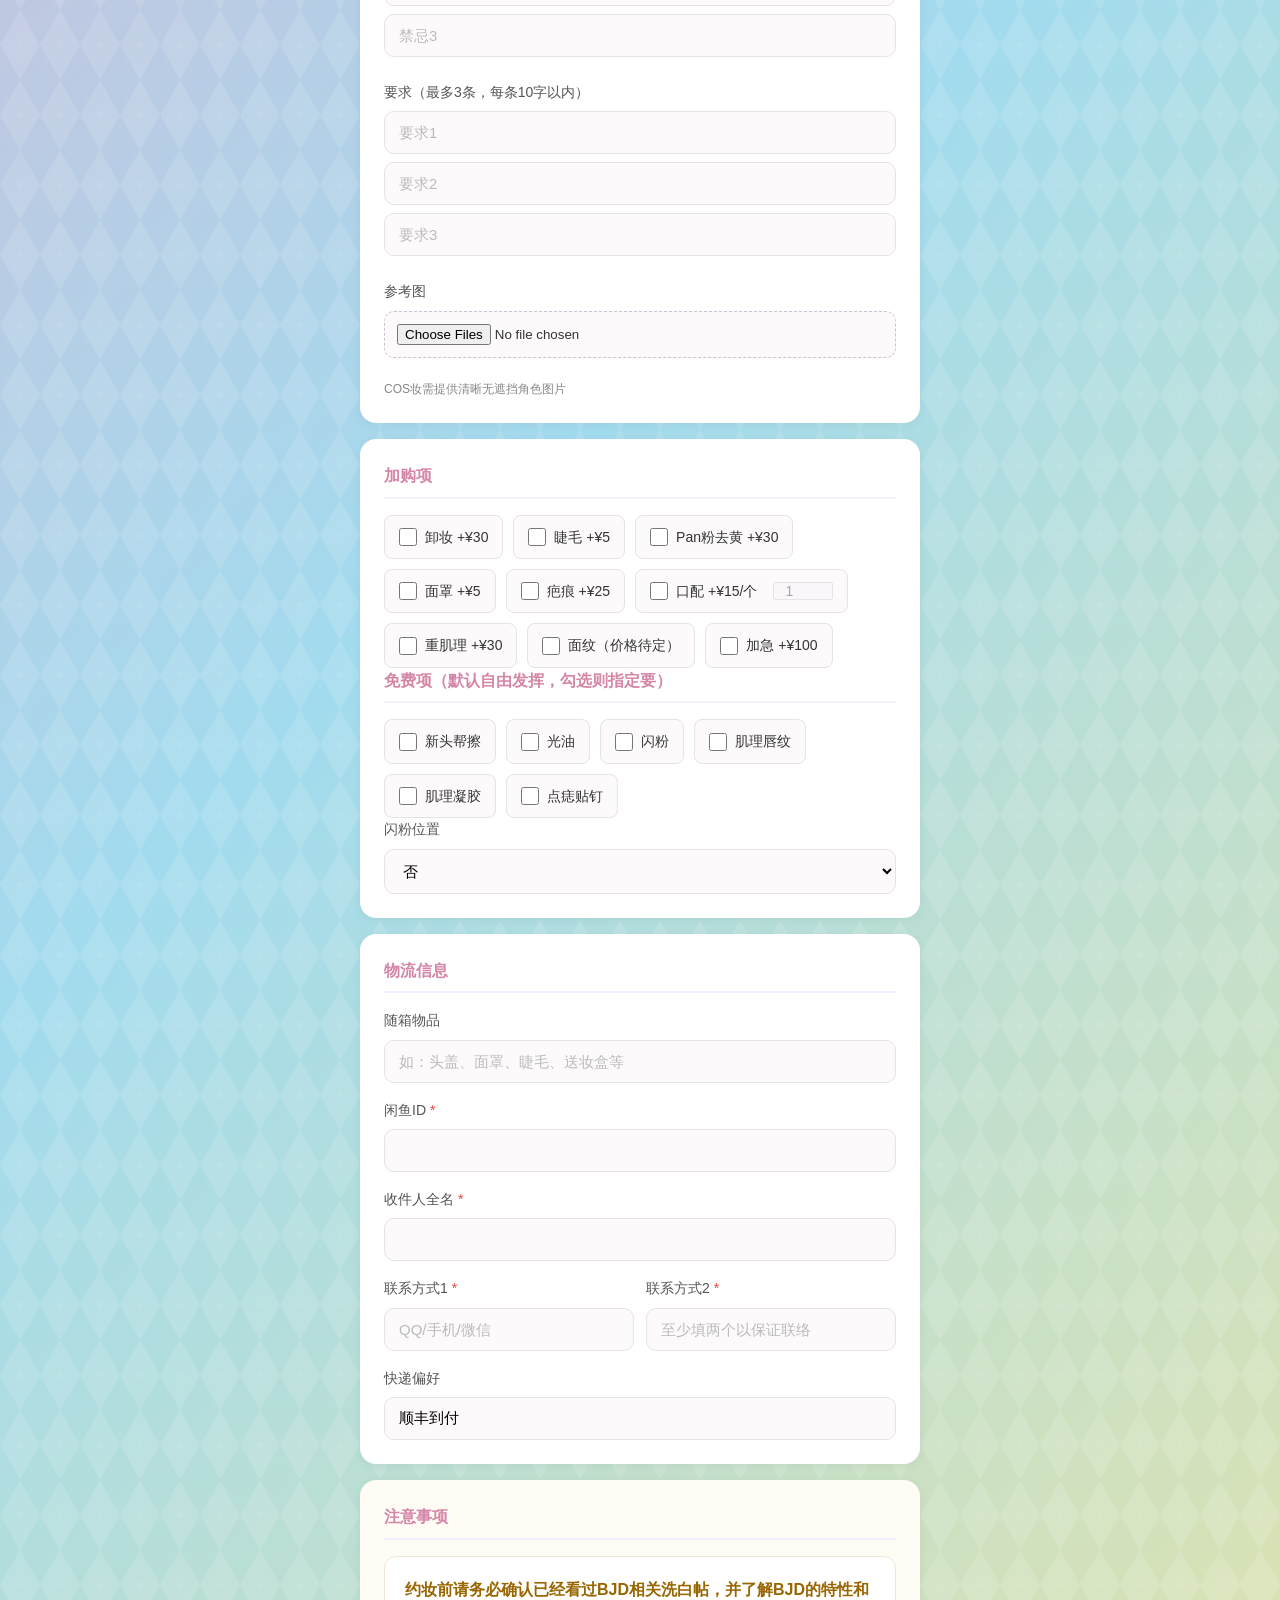
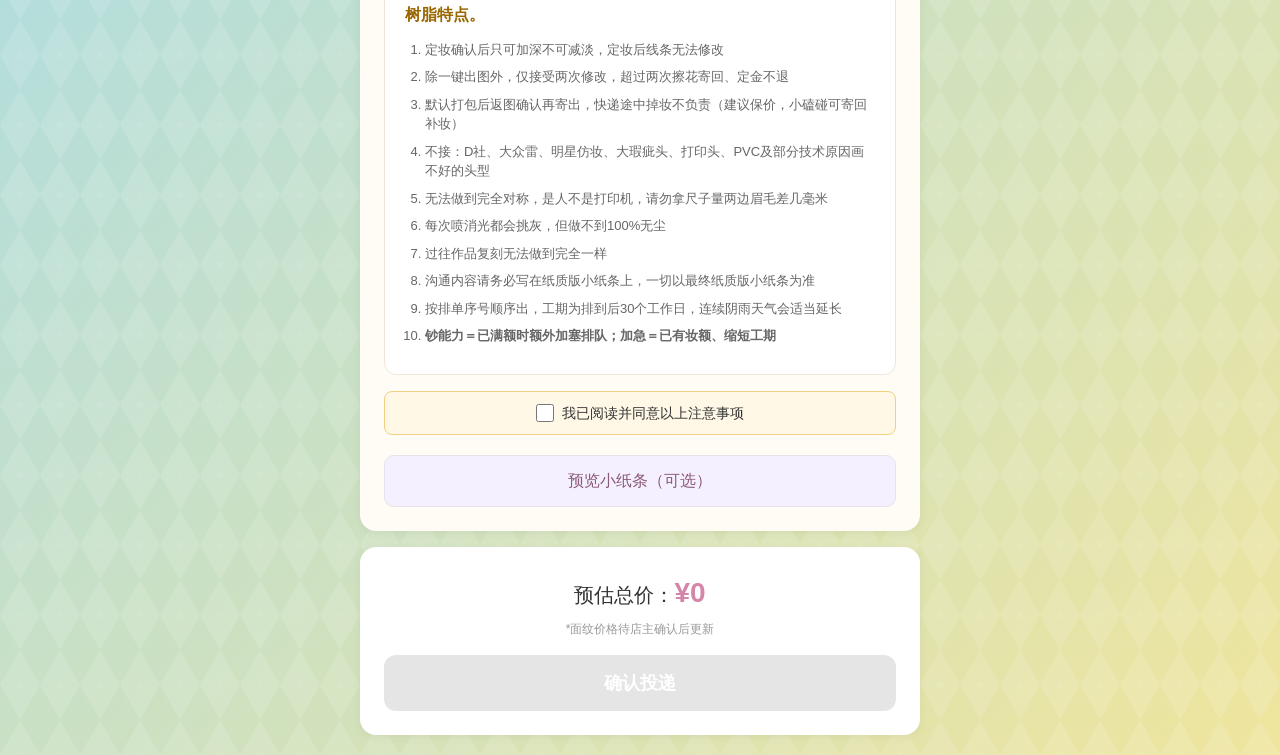
<file: form.html>
<!DOCTYPE html>
<html lang="zh-CN">
<head>
    <meta charset="UTF-8">
    <meta name="viewport" content="width=device-width, initial-scale=1.0">
    <title>BJD送妆小纸条</title>
    <link rel="stylesheet" href="style.css?v=gap-v2">
    <link rel="stylesheet" href="receipt-ui.css?v=cards-v1">
    <script src="vendor/supabase-js-2.118.0.js"></script>
    <script src="runtime-config.js"></script>
    <script src="frontend-security.js"></script>
    <script src="bjd-rpc.js?v=cards-v1"></script>
    <script src="bjd-site.js"></script>
    <script src="receipt-ui.js?v=cards-v1"></script>
    <script src="form-rpc.js?v=cards-v2"></script>
</head>
<body>
    <div class="container">
        <a href="index.html" style="display:inline-block;margin-bottom:10px;color:#d485a8;text-decoration:none;font-size:14px;">← 返回首页</a>
        <a href="weather.html" style="display:block;text-align:center;background:linear-gradient(135deg,#87ceeb 0%,#f0e68c 100%);color:#5a4a2a;padding:12px;border-radius:10px;text-decoration:none;font-size:14px;font-weight:500;margin-bottom:12px;">☀️ 查看晴天日历 — 工期按晴天计算</a>
        <header>
            <h1>BJD送妆小纸条</h1>
            <p class="subtitle">先投递文字取得查询凭据，再补参考图；中签或审核通过后才生成正式编号</p>
        </header>

        <form id="orderForm">
            <!-- 价格显示 -->
            <div class="price-display">
                <span>预估总价：</span>
                <span id="totalPrice">¥0</span>
            </div>

            <!-- 1. 订单类别 -->
            <section class="form-section">
                <h2>订单类别</h2>
                <div class="radio-group">
                    <label class="radio-card">
                        <input type="radio" name="orderType" value="normal" checked>
                        <span class="card-content">
                            <span class="card-title">普单</span>
                            <span class="card-desc">正常排队</span>
                        </span>
                    </label>
                    <label class="radio-card">
                        <input type="radio" name="orderType" value="chao">
                        <span class="card-content">
                            <span class="card-title">钞能力单</span>
                            <span class="card-desc">基础价×2，参与独立钞池开奖</span>
                        </span>
                    </label>
                </div>
                <p class="status-text" id="normalStatus"></p>
            </section>

            <!-- 2. 尺寸 -->
            <section class="form-section">
                <h2>尺寸</h2>
                <div class="radio-group">
                    <label class="radio-card">
                        <input type="radio" name="size" value="3fen" checked>
                        <span class="card-content">
                            <span class="card-title">三分</span>
                        </span>
                    </label>
                    <label class="radio-card">
                        <input type="radio" name="size" value="4fen">
                        <span class="card-content">
                            <span class="card-title">四分</span>
                            <span class="card-desc">基础价-30</span>
                        </span>
                    </label>
                </div>
            </section>

            <!-- 3. 妆面类别 -->
            <section class="form-section">
                <h2>妆面类别</h2>
                <div class="radio-group">
                    <label class="radio-card">
                        <input type="radio" name="makeupType" value="free" checked>
                        <span class="card-content">
                            <span class="card-title">全自由妆</span>
                            <span class="card-price">¥190</span>
                        </span>
                    </label>
                    <label class="radio-card">
                        <input type="radio" name="makeupType" value="specified">
                        <span class="card-content">
                            <span class="card-title">指定妆</span>
                            <span class="card-price">¥210</span>
                        </span>
                    </label>
                    <label class="radio-card">
                        <input type="radio" name="makeupType" value="cos">
                        <span class="card-content">
                            <span class="card-title">COS妆</span>
                            <span class="card-price">¥230</span>
                        </span>
                    </label>
                </div>
                <p class="makeup-hint" id="makeupHint">不可指定色系，无指定要求，可选男养/女养/攻/受，不接受修改，一键出图</p>
            </section>

            <!-- 4. 娃头信息 -->
            <section class="form-section">
                <h2>娃头信息</h2>
                <div class="form-group">
                    <label>娃社 + 官名 + 肤色 <span class="required">*</span></label>
                    <input type="text" name="dollInfo" placeholder="例：龙魂 蓐收 若肉色" required>
                </div>
                <div class="form-row">
                    <div class="form-group half">
                        <label>属性</label>
                        <select name="attribute">
                            <option value="">不填</option>
                            <option value="攻">攻</option>
                            <option value="受">受</option>
                        </select>
                    </div>
                    <div class="form-group half">
                        <label>性别</label>
                        <select name="gender">
                            <option value="男养">男养</option>
                            <option value="女养">女养</option>
                        </select>
                    </div>
                </div>
            </section>

            <!-- 5. 妆面要求 -->
            <section class="form-section">
                <h2>妆面要求</h2>
                <div class="form-group">
                    <label>色系</label>
                    <select name="colorScheme" id="colorScheme">
                        <option value="自由发挥">自由发挥</option>
                        <option value="黑棕">黑棕</option>
                        <option value="粉灰">粉灰</option>
                        <option value="粉棕">粉棕</option>
                        <option value="白化">白化</option>
                        <option value="其他">其他（请在要求中说明）</option>
                    </select>
                </div>

                <!-- 禁忌 - 仅指定/cos可填 -->
                <div class="form-group conditional-field" id="tabooSection">
                    <label>禁忌（最多3条，每条10字以内）</label>
                    <input type="text" name="taboo1" placeholder="禁忌1" maxlength="10">
                    <input type="text" name="taboo2" placeholder="禁忌2" maxlength="10">
                    <input type="text" name="taboo3" placeholder="禁忌3" maxlength="10">
                </div>

                <!-- 要求 - 仅指定/cos可填 -->
                <div class="form-group conditional-field" id="requirementSection">
                    <label>要求（最多3条，每条10字以内）</label>
                    <input type="text" name="requirement1" placeholder="要求1" maxlength="10">
                    <input type="text" name="requirement2" placeholder="要求2" maxlength="10">
                    <input type="text" name="requirement3" placeholder="要求3" maxlength="10">
                </div>

                <!-- 参考图 - 仅指定/cos可上传 -->
                <div class="form-group conditional-field" id="referenceSection">
                    <label>参考图</label>
                    <input type="file" name="referenceImages" multiple accept="image/*">
                    <div id="imagePreview" style="display:flex;flex-wrap:wrap;gap:8px;margin-top:8px;"></div>
                    <p class="hint">COS妆需提供清晰无遮挡角色图片</p>
                </div>
            </section>

            <!-- 6. 加购 & 免费项 -->
            <section class="form-section">
                <h2>加购项</h2>
                <div class="checkbox-group">
                    <label class="checkbox-item">
                        <input type="checkbox" name="addon" value="卸妆" data-price="30">
                        <span>卸妆 +¥30</span>
                    </label>
                    <label class="checkbox-item">
                        <input type="checkbox" name="addon" value="睫毛" data-price="5">
                        <span>睫毛 +¥5</span>
                    </label>
                    <label class="checkbox-item">
                        <input type="checkbox" name="addon" value="Pan粉去黄" data-price="30">
                        <span>Pan粉去黄 +¥30</span>
                    </label>
                    <label class="checkbox-item">
                        <input type="checkbox" name="addon" value="面罩" data-price="5">
                        <span>面罩 +¥5</span>
                    </label>
                    <label class="checkbox-item">
                        <input type="checkbox" name="addon" value="疤痕" data-price="25">
                        <span>疤痕 +¥25</span>
                    </label>
                    <label class="checkbox-item has-quantity">
                        <input type="checkbox" name="addon" value="口配" data-price="15" data-has-quantity="true" id="addonKoupei">
                        <span>口配 +¥15/个</span>
                        <input type="number" name="koupeiQty" min="1" max="10" value="1" class="quantity-input" id="koupeiQty" disabled>
                    </label>
                    <label class="checkbox-item">
                        <input type="checkbox" name="addon" value="重肌理" data-price="30">
                        <span>重肌理 +¥30</span>
                    </label>
                    <label class="checkbox-item">
                        <input type="checkbox" name="addon" value="面纹" data-price="0" data-custom-price="true">
                        <span>面纹（价格待定）</span>
                    </label>
                    <label class="checkbox-item">
                        <input type="checkbox" name="addon" value="加急" data-price="100">
                        <span>加急 +¥100</span>
                    </label>
                </div>

                <h2>免费项（默认自由发挥，勾选则指定要）</h2>
                <div class="checkbox-group">
                    <label class="checkbox-item">
                        <input type="checkbox" name="freeItem" value="新头帮擦">
                        <span>新头帮擦</span>
                    </label>
                    <label class="checkbox-item">
                        <input type="checkbox" name="freeItem" value="光油">
                        <span>光油</span>
                    </label>
                    <label class="checkbox-item">
                        <input type="checkbox" name="freeItem" value="闪粉">
                        <span>闪粉</span>
                    </label>
                    <label class="checkbox-item">
                        <input type="checkbox" name="freeItem" value="肌理唇纹">
                        <span>肌理唇纹</span>
                    </label>
                    <label class="checkbox-item">
                        <input type="checkbox" name="freeItem" value="肌理凝胶">
                        <span>肌理凝胶</span>
                    </label>
                    <label class="checkbox-item">
                        <input type="checkbox" name="freeItem" value="点痣贴钉">
                        <span>点痣贴钉</span>
                    </label>
                </div>

                <div class="form-group">
                    <label>闪粉位置</label>
                    <select name="glitter">
                        <option value="否">否</option>
                        <option value="全脸">全脸</option>
                        <option value="局部">局部</option>
                    </select>
                </div>
            </section>

            <!-- 7. 物流信息 -->
            <section class="form-section">
                <h2>物流信息</h2>
                <div class="form-group">
                    <label>随箱物品</label>
                    <input type="text" name="accessories" placeholder="如：头盖、面罩、睫毛、送妆盒等">
                </div>
                <div class="form-group">
                    <label>闲鱼ID <span class="required">*</span></label>
                    <input type="text" name="xianyuId" required>
                </div>
                <div class="form-group">
                    <label>收件人全名 <span class="required">*</span></label>
                    <input type="text" name="receiverName" required>
                </div>
                <div class="form-row">
                    <div class="form-group half">
                        <label>联系方式1 <span class="required">*</span></label>
                        <input type="text" name="contact1" placeholder="QQ/手机/微信" required>
                    </div>
                    <div class="form-group half">
                        <label>联系方式2 <span class="required">*</span></label>
                        <input type="text" name="contact2" placeholder="至少填两个以保证联络" required>
                    </div>
                </div>
                <div class="form-group">
                    <label>快递偏好</label>
                    <input type="text" name="shipping" placeholder="默认顺丰到付，如需保价请注明金额" value="顺丰到付">
                </div>
            </section>

            <!-- 8. 注意事项确认 -->
            <section class="form-section notice-section">
                <h2>注意事项</h2>
                <div class="notice-box">
                    <p><strong>约妆前请务必确认已经看过BJD相关洗白帖，并了解BJD的特性和树脂特点。</strong></p>
                    <ol>
                        <li>定妆确认后只可加深不可减淡，定妆后线条无法修改</li>
                        <li>除一键出图外，仅接受两次修改，超过两次擦花寄回、定金不退</li>
                        <li>默认打包后返图确认再寄出，快递途中掉妆不负责（建议保价，小磕碰可寄回补妆）</li>
                        <li>不接：D社、大众雷、明星仿妆、大瑕疵头、打印头、PVC及部分技术原因画不好的头型</li>
                        <li>无法做到完全对称，是人不是打印机，请勿拿尺子量两边眉毛差几毫米</li>
                        <li>每次喷消光都会挑灰，但做不到100%无尘</li>
                        <li>过往作品复刻无法做到完全一样</li>
                        <li>沟通内容请务必写在纸质版小纸条上，一切以最终纸质版小纸条为准</li>
                        <li>按排单序号顺序出，工期为排到后30个工作日，连续阴雨天气会适当延长</li>
                        <li><strong>钞能力＝已满额时额外加塞排队；加急＝已有妆额、缩短工期</strong></li>
                    </ol>
                </div>
                <label class="checkbox-item confirm-checkbox">
                    <input type="checkbox" name="agreeNotice" id="agreeNotice" required>
                    <span>我已阅读并同意以上注意事项</span>
                </label>
                <button type="button" id="previewBtn" class="preview-btn" onclick="previewOrder()">预览小纸条（可选）</button>
            </section>

            <!-- 提交按钮 -->
            <div class="submit-section">
                <div class="price-final">
                    预估总价：<span id="totalPriceFinal">¥0</span>
                    <p class="price-note">*面纹价格待店主确认后更新</p>
                </div>
                <div class="countdown-display" id="countdownDisplay" style="display:none;">
                    <span id="countdownText"></span>
                </div>
                <button type="submit" class="submit-btn" id="submitBtn" disabled>确认投递</button>
            </div>
        </form>
    </div>

    <script src="script.js?v=direct-v1"></script>
</body>
</html>
</file>
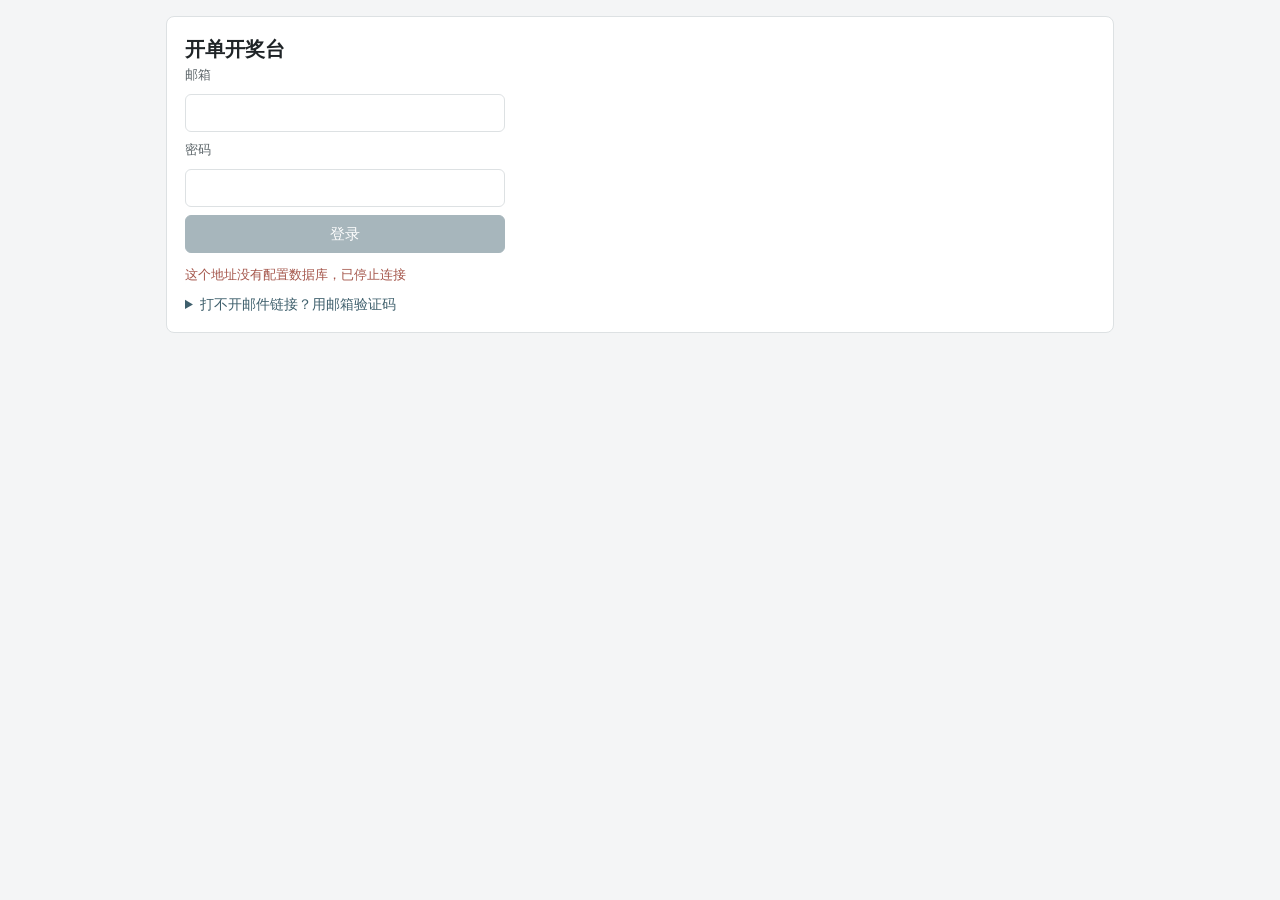
<file: lottery.html>
<!doctype html>
<html lang="zh">
<head>
<meta charset="utf-8">
<meta name="viewport" content="width=device-width,initial-scale=1">
<meta name="robots" content="noindex">
<title>开单开奖台</title>
<link rel="stylesheet" href="lottery.css?v=5">
<script src="vendor/supabase-js-2.118.0.js"></script>
</head>
<body>
<main id="app">
  <section id="login" class="card" hidden>
    <h1>开单开奖台</h1>
    <form id="loginForm">
      <label for="email">邮箱</label><input id="email" type="email" autocomplete="username" required>
      <label for="password">密码</label><input id="password" type="password" autocomplete="current-password" required>
      <button type="submit">登录</button>
      <p id="loginMsg" class="msg" role="status"></p>
    </form>
    <details id="otpBox">
      <summary>打不开邮件链接？用邮箱验证码</summary>
      <form id="otpForm" class="grid">
        <label for="otpEmail">邮箱</label><input id="otpEmail" type="email" autocomplete="username" required>
        <label for="otpCode">验证码</label><input id="otpCode" inputmode="numeric" autocomplete="one-time-code" required pattern="[0-9]{6,10}">
        <button type="submit">验证并登录</button>
        <button type="button" id="otpSend" class="ghost">没收到？再发一封验证码</button>
      </form>
      <p id="otpMsg" class="msg" role="status"></p>
    </details>
  </section>

  <section id="setpw" class="card" hidden>
    <h1>设置后台密码</h1>
    <form id="setpwForm">
      <label for="pw1">新密码（至少 10 位）</label><input id="pw1" type="password" autocomplete="new-password" minlength="10" required>
      <label for="pw2">再输一遍</label><input id="pw2" type="password" autocomplete="new-password" minlength="10" required>
      <button type="submit">保存密码</button>
      <p id="setpwMsg" class="msg" role="status"></p>
    </form>
  </section>

  <section id="main" hidden>
    <header class="bar">
      <h1>开单开奖台</h1>
      <div class="bar-right"><span id="who"></span><button id="logout" class="ghost" type="button">退出</button></div>
    </header>

    <div class="card">
      <h2>批次</h2>
      <div class="row">
        <label for="campaignSel">选择批次</label>
        <select id="campaignSel"></select>
        <button id="reload" class="ghost" type="button">刷新</button>
      </div>
      <p id="campaignInfo" class="muted"></p>
      <p id="countdown" class="countdown" aria-live="polite"></p>
      <details>
        <summary>新建 / 修改批次（有人投递后就不能改）</summary>
        <form id="campaignForm" class="grid">
          <label for="cId">批次名</label><input id="cId" placeholder="1128" required pattern="[A-Za-z0-9_-]{1,20}">
          <label for="cOpen">开放时间（东八区）</label><input id="cOpen" type="datetime-local" step="1" required>
          <label for="cWin">窗口秒数</label><input id="cWin" type="number" min="1" max="600" value="5" required>
          <label for="qp">普：手速/选抽/摇号</label><input id="qp" value="3/1/2" required pattern="\d+/\d+/\d+">
          <label for="qc">钞：手速/选抽/摇号</label><input id="qc" value="3/1/2" required pattern="\d+/\d+/\d+">
          <label for="cDemo">演练批次</label><label class="chk"><input id="cDemo" type="checkbox"> 是（中签发 DEMO 编号，不进正式订单）</label>
          <button type="submit">保存批次</button>
        </form>
      </details>
    </div>

    <div id="pools"></div>

    <div class="card">
      <h2>三倍钞（翻倍直送）</h2>
      <div id="triple"></div>
    </div>

    <div class="card">
      <h2>开奖后清理</h2>
      <p class="muted">把这一批未中签的人资料清掉，只留闲鱼 ID 和手机后四位，并删除他们上传的参考图。不可撤销。</p>
      <button id="purge" class="danger" type="button">清理本批未中签资料</button>
      <button id="purgeDemo" class="danger" type="button" hidden>清空整个演练批次</button>
      <p id="purgeMsg" class="msg" role="status"></p>
    </div>
  </section>

  <div id="confirmBox" class="modal" hidden>
    <div class="modal-card">
      <p id="confirmText"></p>
      <div class="row"><button id="confirmOk" type="button">确定</button><button id="confirmNo" class="ghost" type="button">取消</button></div>
    </div>
  </div>
</main>
<script src="runtime-config.js"></script>
<script src="admin-config.js"></script>
<script src="lottery.js?v=8"></script>
</body>
</html>
</file>
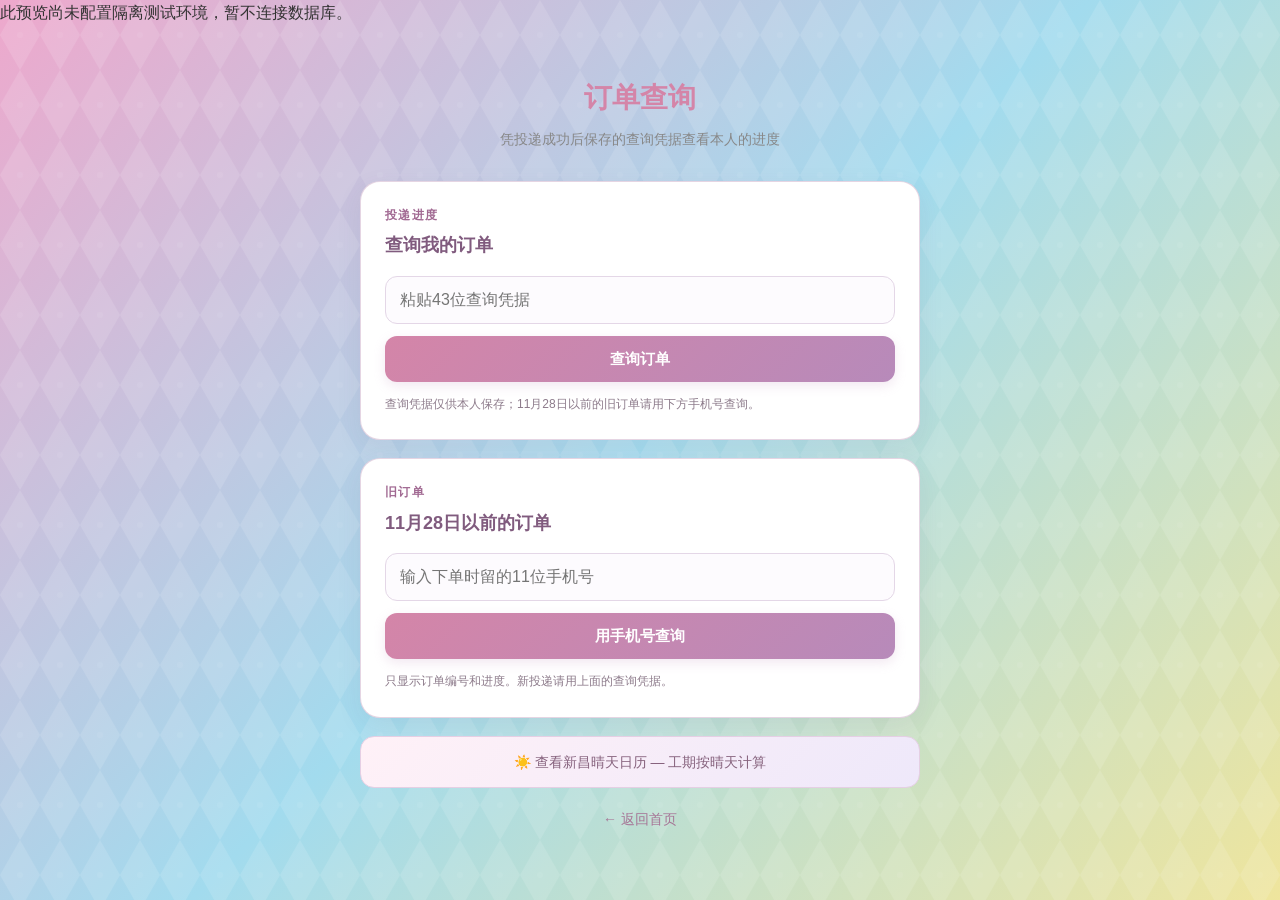
<file: status.html>
<!DOCTYPE html>
<html lang="zh-CN">
<head>
    <meta charset="UTF-8">
    <meta name="viewport" content="width=device-width, initial-scale=1.0">
    <title>订单查询 - BJD送妆</title>
    <link rel="stylesheet" href="style.css?v=cards-v1">
    <script src="vendor/supabase-js-2.118.0.js"></script>
    <link rel="stylesheet" href="receipt-ui.css?v=cards-v1">
</head>
<body>
    <div class="container">
        <header>
            <h1>订单查询</h1>
            <p class="subtitle">凭投递成功后保存的查询凭据查看本人的进度</p>
        </header>

        <section id="localReceipts" class="receipt-card local-records" hidden>
            <p class="receipt-eyebrow">本机留存</p>
            <h2>本机投递记录</h2>
            <p class="search-hint">点一条记录查看最新进度。这里仅显示本浏览器保存的记录，徽章为最近已知状态。</p>
            <div id="savedReceipts" class="record-list"></div>
        </section>

        <div class="search-section">
            <p class="receipt-eyebrow">投递进度</p>
            <h2>查询我的订单</h2>
            <label class="visually-hidden" for="searchInput">查询凭据</label>
            <input type="text" class="search-input" id="searchInput" placeholder="粘贴43位查询凭据" autocomplete="off" autocapitalize="none" spellcheck="false" maxlength="43">
            <button class="search-btn" id="queryButton" type="button">查询订单</button>
            <p class="search-hint">查询凭据仅供本人保存；11月28日以前的旧订单请用下方手机号查询。</p>
        </div>

        <div class="search-section legacy-section">
            <p class="receipt-eyebrow">旧订单</p>
            <h2>11月28日以前的订单</h2>
            <label class="visually-hidden" for="legacyPhone">下单时留的手机号</label>
            <input type="tel" class="search-input" id="legacyPhone" placeholder="输入下单时留的11位手机号" autocomplete="off" inputmode="numeric" maxlength="20">
            <button class="search-btn" id="legacyButton" type="button">用手机号查询</button>
            <p class="search-hint">只显示订单编号和进度。新投递请用上面的查询凭据。</p>
        </div>

        <div class="result-section" id="resultSection">
            <!-- 动态填充 -->
        </div>

        <a href="weather.html" class="calendar-link">☀️ 查看新昌晴天日历 — 工期按晴天计算</a>
        <a href="index.html" class="back-link">← 返回首页</a>
    </div>

    <script src="runtime-config.js"></script>
    <script src="frontend-security.js"></script>
    <script src="bjd-rpc.js?v=cards-v1"></script>
    <script src="bjd-site.js"></script>
    <script>
        const SUPABASE_URL = 'https://assqothmzcsusnksdnmm.supabase.co';
        const SUPABASE_ANON_KEY = 'eyJhbGciOiJIUzI1NiIsInR5cCI6IkpXVCJ9.eyJpc3MiOiJzdXBhYmFzZSIsInJlZiI6ImFzc3FvdGhtemNzdXNua3Nkbm1tIiwicm9sZSI6ImFub24iLCJpYXQiOjE3NzgzMzMwODEsImV4cCI6MjA5MzkwOTA4MX0.2OxbVdQQBANlv5_vmxitzR5CG79FrD3VPSFzX9laF9M';
        window.bjdSite = BJDPage.connect(SUPABASE_URL, SUPABASE_ANON_KEY);
    </script>
    <script src="receipt-ui.js?v=cards-v1"></script>
    <script src="status.js?v=legacy-v1"></script>
</body>
</html>
</file>
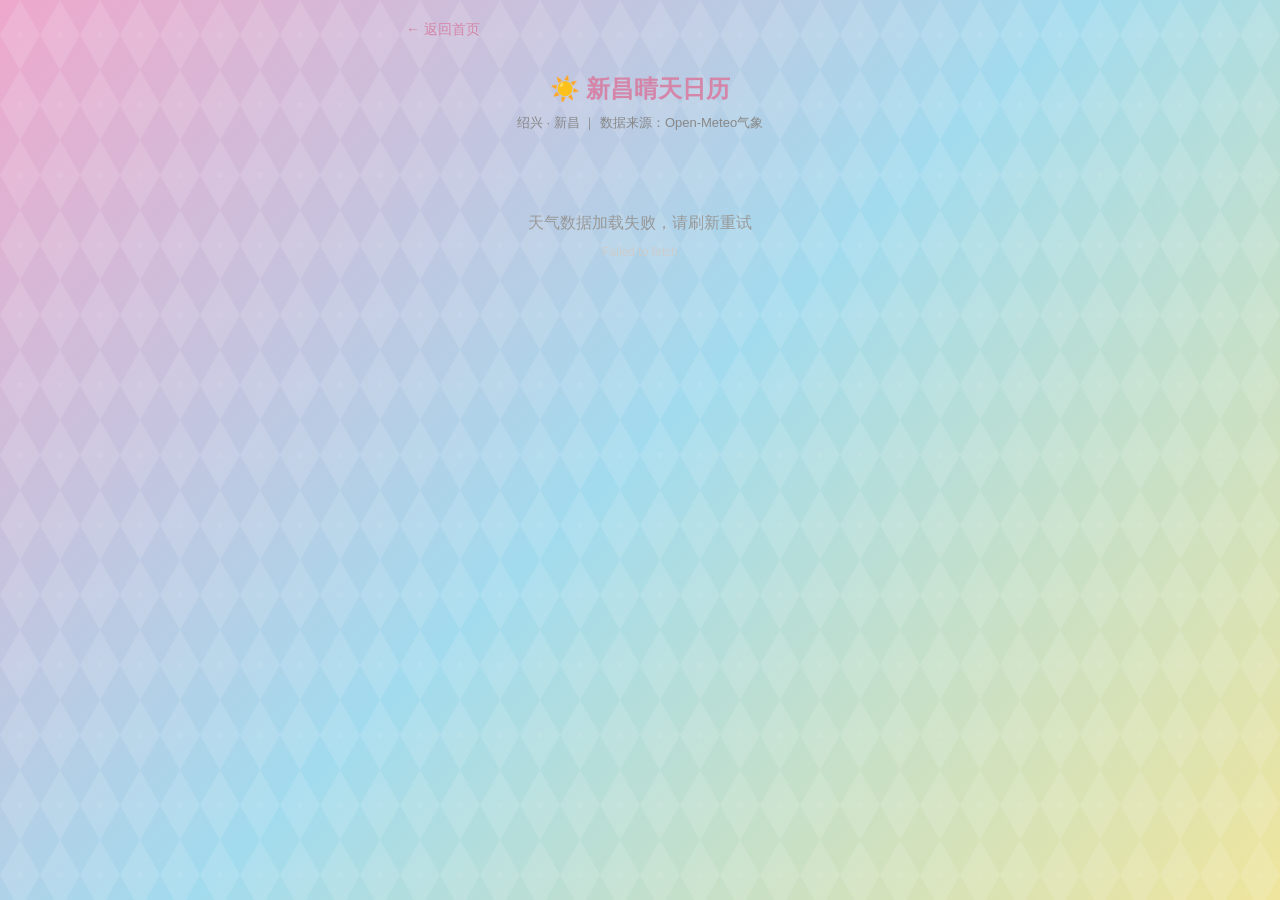
<file: weather.html>
<!DOCTYPE html>
<html lang="zh-CN">
<head>
    <meta charset="UTF-8">
    <meta name="viewport" content="width=device-width, initial-scale=1.0">
    <title>晴天日历 - 新昌天气</title>
    <style>
        * { margin: 0; padding: 0; box-sizing: border-box; }
        body {
            font-family: -apple-system, BlinkMacSystemFont, "Segoe UI", Roboto, "Helvetica Neue", Arial, sans-serif;
            background:
                url("data:image/svg+xml,%3Csvg xmlns='http://www.w3.org/2000/svg' width='40' height='70' viewBox='0 0 40 70'%3E%3Cg fill='%23ffffff' fill-opacity='0.12'%3E%3Cpolygon points='20,0 40,35 20,70 0,35'/%3E%3C/g%3E%3Cg fill='%23ffffff' fill-opacity='0.06'%3E%3Ccircle cx='20' cy='35' r='3'/%3E%3C/g%3E%3C/svg%3E"),
                linear-gradient(135deg, #eea8cc 0%, #a2dbee 50%, #efe59d 100%);
            background-size: 40px 70px, 100% 100%;
            background-attachment: fixed;
            min-height: 100vh;
            color: #333;
            line-height: 1.6;
        }
        .container {
            max-width: 500px;
            margin: 0 auto;
            padding: 16px;
        }
        .back-link {
            display: inline-block;
            margin-bottom: 10px;
            color: #d485a8;
            text-decoration: none;
            font-size: 14px;
        }
        header {
            text-align: center;
            padding: 20px 0 16px;
        }
        header h1 {
            font-size: 24px;
            color: #d485a8;
            margin-bottom: 4px;
        }
        header .subtitle {
            color: #888;
            font-size: 13px;
        }

        /* Today Card */
        .today-card {
            background: white;
            border-radius: 16px;
            padding: 20px;
            margin-bottom: 16px;
            box-shadow: 0 2px 12px rgba(0,0,0,0.06);
            display: flex;
            align-items: center;
            gap: 16px;
        }
        .today-emoji {
            font-size: 48px;
            line-height: 1;
        }
        .today-info {
            flex: 1;
        }
        .today-label {
            font-size: 12px;
            color: #999;
            margin-bottom: 2px;
        }
        .today-status {
            font-size: 18px;
            font-weight: 600;
            color: #333;
        }
        .today-detail {
            font-size: 13px;
            color: #888;
            margin-top: 2px;
        }
        .today-humidity {
            text-align: center;
        }
        .humidity-value {
            font-size: 22px;
            font-weight: 700;
            color: #5ba8c8;
        }
        .humidity-label {
            font-size: 11px;
            color: #999;
        }

        /* Calendar */
        .calendar-card {
            background: white;
            border-radius: 16px;
            padding: 20px;
            margin-bottom: 16px;
            box-shadow: 0 2px 12px rgba(0,0,0,0.06);
        }
        .cal-nav {
            display: flex;
            align-items: center;
            justify-content: space-between;
            margin-bottom: 16px;
        }
        .cal-nav button {
            width: 36px;
            height: 36px;
            border: 1.5px solid #e8e0eb;
            border-radius: 10px;
            background: #fdfafc;
            font-size: 16px;
            cursor: pointer;
            display: flex;
            align-items: center;
            justify-content: center;
            transition: all 0.2s;
            color: #666;
        }
        .cal-nav button:hover {
            border-color: #d485a8;
            color: #d485a8;
        }
        .cal-nav button:disabled {
            opacity: 0.3;
            cursor: not-allowed;
        }
        .cal-title {
            font-size: 18px;
            font-weight: 600;
            color: #333;
        }

        .cal-grid {
            display: grid;
            grid-template-columns: repeat(7, 1fr);
            gap: 4px;
        }
        .cal-weekday {
            text-align: center;
            font-size: 12px;
            color: #bbb;
            padding: 4px 0 8px;
            font-weight: 500;
        }
        .cal-day {
            aspect-ratio: 1;
            border-radius: 10px;
            display: flex;
            flex-direction: column;
            align-items: center;
            justify-content: center;
            gap: 1px;
            font-size: 12px;
            position: relative;
            transition: all 0.15s;
        }
        .cal-day.empty {
            background: transparent;
        }
        .cal-day.sunny {
            background: #fffbf0;
            border: 1px solid #f5e6c8;
        }
        .cal-day.rainy {
            background: #f0f5fa;
            border: 1px solid #d8e4ef;
        }
        .cal-day.today {
            border: 2px solid #d485a8 !important;
            box-shadow: 0 0 0 2px rgba(212, 133, 168, 0.2);
        }
        .cal-day.forecast {
            opacity: 0.65;
        }
        .cal-day.no-data {
            background: #f8f8f8;
            border: 1px solid #eee;
        }
        .day-num {
            font-weight: 600;
            font-size: 13px;
            color: #555;
            line-height: 1;
        }
        .day-emoji {
            font-size: 16px;
            line-height: 1;
        }
        .day-humidity {
            font-size: 10px;
            color: #aaa;
            line-height: 1;
        }
        .cal-day.today .day-num {
            color: #d485a8;
        }

        /* Summary */
        .summary-card {
            background: white;
            border-radius: 16px;
            padding: 20px;
            margin-bottom: 16px;
            box-shadow: 0 2px 12px rgba(0,0,0,0.06);
        }
        .summary-title {
            font-size: 14px;
            color: #d485a8;
            font-weight: 600;
            margin-bottom: 12px;
            padding-bottom: 8px;
            border-bottom: 2px solid #f5f0ff;
        }
        .summary-row {
            display: flex;
            justify-content: space-around;
            text-align: center;
        }
        .summary-item {
            flex: 1;
        }
        .summary-num {
            font-size: 28px;
            font-weight: 700;
        }
        .summary-num.sunny-num { color: #e8a735; }
        .summary-num.rainy-num { color: #5ba8c8; }
        .summary-label {
            font-size: 12px;
            color: #999;
            margin-top: 2px;
        }
        .summary-divider {
            width: 1px;
            background: #f0e8f2;
            margin: 0 8px;
        }

        /* Legend */
        .legend {
            display: flex;
            justify-content: center;
            gap: 20px;
            margin-top: 14px;
            padding-top: 14px;
            border-top: 1px solid #f5f0ff;
        }
        .legend-item {
            display: flex;
            align-items: center;
            gap: 6px;
            font-size: 12px;
            color: #888;
        }
        .legend-dot {
            width: 10px;
            height: 10px;
            border-radius: 3px;
        }
        .legend-dot.sunny-dot { background: #fff3d0; border: 1px solid #f0d888; }
        .legend-dot.rainy-dot { background: #e4eef6; border: 1px solid #c8d8e8; }
        .legend-dot.today-dot { border: 2px solid #d485a8; background: white; }

        /* Note */
        .note-card {
            background: #fffbf5;
            border-radius: 12px;
            padding: 14px 16px;
            margin-bottom: 16px;
            border-left: 3px solid #e8a735;
            font-size: 13px;
            color: #8a6d3b;
            line-height: 1.6;
        }

        /* Loading */
        .loading {
            text-align: center;
            padding: 60px 20px;
            color: #999;
        }
        .loading-spinner {
            width: 32px;
            height: 32px;
            border: 3px solid #f0e8f2;
            border-top-color: #d485a8;
            border-radius: 50%;
            animation: spin 0.8s linear infinite;
            margin: 0 auto 12px;
        }
        @keyframes spin { to { transform: rotate(360deg); } }

        @media (max-width: 380px) {
            .container { padding: 10px; }
            .cal-day { border-radius: 8px; }
            .day-emoji { font-size: 14px; }
            .day-num { font-size: 11px; }
            .day-humidity { font-size: 9px; }
        }
    </style>
</head>
<body>
    <div class="container">
        <a href="index.html" class="back-link">&larr; 返回首页</a>
        <header>
            <h1>☀️ 新昌晴天日历</h1>
            <p class="subtitle">绍兴 · 新昌 ｜ 数据来源：Open-Meteo气象</p>
        </header>

        <div id="app">
            <div class="loading">
                <div class="loading-spinner"></div>
                <p>正在获取天气数据...</p>
            </div>
        </div>
    </div>

    <script>
        const LAT = 29.50;
        const LON = 120.90;
        const TIMEZONE = 'Asia/Shanghai';

        let weatherData = {};
        let currentMonth = new Date().getMonth();
        let currentYear = new Date().getFullYear();
        let dataMinDate = null;
        let dataMaxDate = null;

        function dateKey(y, m, d) {
            return `${y}-${String(m+1).padStart(2,'0')}-${String(d).padStart(2,'0')}`;
        }

        function isRainy(code) {
            return code >= 50;
        }

        function weatherEmoji(code) {
            if (code <= 1) return '☀️';
            if (code <= 3) return '⛅';
            if (code <= 48) return '🌫️';
            if (code <= 67) return '🌧️';
            if (code <= 77) return '🌨️';
            if (code <= 82) return '🌧️';
            return '⛈️';
        }

        function statusText(code) {
            if (code <= 1) return '晴';
            if (code <= 3) return '多云';
            if (code <= 48) return '雾';
            if (code <= 57) return '小雨';
            if (code <= 67) return '雨';
            if (code <= 77) return '雪';
            if (code <= 82) return '阵雨';
            return '雷阵雨';
        }

        async function fetchWeather() {
            const start = new Date();
            start.setFullYear(start.getFullYear() - 1);
            const end = new Date();
            end.setDate(end.getDate() - 2);
            const historyUrl = `https://archive-api.open-meteo.com/v1/archive?latitude=${LAT}&longitude=${LON}&start_date=${dateKey(start.getFullYear(), start.getMonth(), start.getDate())}&end_date=${dateKey(end.getFullYear(), end.getMonth(), end.getDate())}&hourly=weather_code,precipitation,relative_humidity_2m&timezone=${TIMEZONE}`;
            const forecastUrl = `https://api.open-meteo.com/v1/forecast?latitude=${LAT}&longitude=${LON}&hourly=weather_code,precipitation,relative_humidity_2m&timezone=${TIMEZONE}&past_days=7&forecast_days=10`;
            const responses = await Promise.all([fetch(historyUrl), fetch(forecastUrl)]);
            if (responses.some(resp => !resp.ok)) throw new Error('天气服务暂时不可用');
            const datasets = await Promise.all(responses.map(resp => resp.json()));

            weatherData = {};
            for (const data of datasets) {
                const times = data.hourly.time;
                const codes = data.hourly.weather_code;
                const precip = data.hourly.precipitation;
                const humidity = data.hourly.relative_humidity_2m;

                const DAY_START = 10;
                const DAY_END = 18;

                const dayMap = {};
                for (let i = 0; i < times.length; i++) {
                    const hour = Number(times[i].slice(11, 13));
                    if (hour < DAY_START || hour >= DAY_END) continue;

                    const key = times[i].slice(0, 10);
                    if (!dayMap[key]) dayMap[key] = { codes: [], precips: [], humidities: [] };
                    dayMap[key].codes.push(codes[i]);
                    dayMap[key].precips.push(precip[i]);
                    dayMap[key].humidities.push(humidity[i]);
                }

                const allDates = Object.keys(dayMap).sort();
                for (const key of allDates) {
                    const d = dayMap[key];
                    const maxCode = Math.max(...d.codes);
                    const totalPrecip = d.precips.reduce((a, b) => a + b, 0);
                    const maxHumidity = Math.max(...d.humidities);
                    const rainy = maxCode >= 50 && totalPrecip >= 1;

                    weatherData[key] = {
                        code: maxCode,
                        precip: Math.round(totalPrecip * 10) / 10,
                        humidity: maxHumidity,
                        rainy
                    };
                }
            }
            const allDates = Object.keys(weatherData).sort();
            if (allDates.length > 0) {
                dataMinDate = new Date(allDates[0]);
                dataMaxDate = new Date(allDates[allDates.length - 1]);
            }
        }

        function getTodayStr() {
            const now = new Date();
            return dateKey(now.getFullYear(), now.getMonth(), now.getDate());
        }

        function render() {
            const app = document.getElementById('app');
            const todayStr = getTodayStr();
            const todayData = weatherData[todayStr];

            let html = '';

            // Today card
            if (todayData) {
                const emoji = weatherEmoji(todayData.code);
                const status = statusText(todayData.code);
                const workable = !todayData.rainy;
                html += `
                <div class="today-card">
                    <div class="today-emoji">${emoji}</div>
                    <div class="today-info">
                        <div class="today-label">今日天气</div>
                        <div class="today-status">${status} · ${workable ? '可施工 ✓' : '不宜施工'}</div>
                        <div class="today-detail">白天降水 ${todayData.precip}mm</div>
                    </div>
                    <div class="today-humidity">
                        <div class="humidity-value">${todayData.humidity}%</div>
                        <div class="humidity-label">湿度</div>
                    </div>
                </div>`;
            }

            // Calendar
            const year = currentYear;
            const month = currentMonth;
            const firstDay = new Date(year, month, 1);
            const lastDay = new Date(year, month + 1, 0);
            const startWeekday = (firstDay.getDay() + 6) % 7; // Monday = 0
            const daysInMonth = lastDay.getDate();

            const monthNames = ['1月','2月','3月','4月','5月','6月','7月','8月','9月','10月','11月','12月'];
            const canPrev = dataMinDate && new Date(year, month, 0) >= dataMinDate;
            const canNext = dataMaxDate && new Date(year, month + 1, 1) <= dataMaxDate;

            html += `
            <div class="calendar-card">
                <div class="cal-nav">
                    <button onclick="prevMonth()" ${canPrev ? '' : 'disabled'}>◀</button>
                    <span class="cal-title">${year}年${monthNames[month]}</span>
                    <button onclick="nextMonth()" ${canNext ? '' : 'disabled'}>▶</button>
                </div>
                <div class="cal-grid">`;

            // Weekday headers
            const weekdays = ['一','二','三','四','五','六','日'];
            for (const wd of weekdays) {
                html += `<div class="cal-weekday">${wd}</div>`;
            }

            // Empty cells before first day
            for (let i = 0; i < startWeekday; i++) {
                html += `<div class="cal-day empty"></div>`;
            }

            // Day cells
            let sunnyCount = 0;
            let rainyCount = 0;
            const today = new Date();
            const todayDate = new Date(today.getFullYear(), today.getMonth(), today.getDate());

            for (let d = 1; d <= daysInMonth; d++) {
                const key = dateKey(year, month, d);
                const data = weatherData[key];
                const thisDate = new Date(year, month, d);
                const isToday = thisDate.getTime() === todayDate.getTime();
                const isForecast = thisDate > todayDate;

                let cls = 'cal-day';
                let content = '';

                if (data) {
                    cls += data.rainy ? ' rainy' : ' sunny';
                    if (isToday) cls += ' today';
                    if (isForecast) cls += ' forecast';

                    const emoji = data.rainy ? '🌧️' : '☀️';
                    if (data.rainy) rainyCount++; else sunnyCount++;

                    content = `
                        <span class="day-num">${d}</span>
                        <span class="day-emoji">${emoji}</span>
                        <span class="day-humidity">${data.humidity}%</span>`;
                } else {
                    cls += ' no-data';
                    if (isToday) cls += ' today';
                    content = `<span class="day-num">${d}</span>`;
                }

                html += `<div class="${cls}">${content}</div>`;
            }

            html += `</div></div>`;

            // Summary
            html += `
            <div class="summary-card">
                <div class="summary-title">${year}年${monthNames[month]}统计</div>
                <div class="summary-row">
                    <div class="summary-item">
                        <div class="summary-num sunny-num">${sunnyCount}</div>
                        <div class="summary-label">☀️ 晴天（可施工）</div>
                    </div>
                    <div class="summary-divider"></div>
                    <div class="summary-item">
                        <div class="summary-num rainy-num">${rainyCount}</div>
                        <div class="summary-label">🌧️ 雨天</div>
                    </div>
                </div>
                <div class="legend">
                    <div class="legend-item"><div class="legend-dot sunny-dot"></div>晴天</div>
                    <div class="legend-item"><div class="legend-dot rainy-dot"></div>雨天</div>
                    <div class="legend-item"><div class="legend-dot today-dot"></div>今天</div>
                </div>
            </div>`;

            // Note
            html += `
            <div class="note-card">
                工期按晴天计算，连续阴雨天气会适当延长。仅统计工作时段（10:00-18:00）降雨情况，降水不足1mm的毛毛雨不计，夜间降雨不影响晴天判定。日历中半透明的日期为天气预报（仅供参考）。湿度为白天最高相对湿度。
            </div>
            <div style="text-align:center;padding:12px 0 20px;font-size:11px;color:rgba(255,255,255,0.7);line-height:1.6;">
                气象数据由 <a href="https://open-meteo.com/" target="_blank" rel="noopener" style="color:rgba(255,255,255,0.9);text-decoration:underline;">Open-Meteo</a> 提供<br>
                观测站：绍兴新昌（29.50°N, 120.90°E）<br>
                数据每日自动更新，含过去一年历史及10天预报
            </div>`;

            app.innerHTML = html;
        }

        function prevMonth() {
            currentMonth--;
            if (currentMonth < 0) { currentMonth = 11; currentYear--; }
            render();
        }

        function nextMonth() {
            currentMonth++;
            if (currentMonth > 11) { currentMonth = 0; currentYear++; }
            render();
        }

        async function init() {
            try {
                await fetchWeather();
                render();
            } catch (e) {
                document.getElementById('app').innerHTML = `
                    <div class="loading">
                        <p>天气数据加载失败，请刷新重试</p>
                        <p id="weatherErrorDetail" style="font-size:12px;color:#ccc;margin-top:8px;"></p>
                    </div>`;
                document.getElementById('weatherErrorDetail').textContent = String(e.message || '天气服务暂时不可用');
            }
        }

        init();
    </script>
</body>
</html>
</file>
<file: admin.css>
* {
    margin: 0;
    padding: 0;
    box-sizing: border-box;
}

body {
    font-family: -apple-system, BlinkMacSystemFont, "Segoe UI", Roboto, "Helvetica Neue", Arial, sans-serif;
    background: #f5f5f7;
    min-height: 100vh;
    color: #333;
    line-height: 1.6;
}

.container {
    max-width: 800px;
    margin: 0 auto;
    padding: 20px;
}

header {
    display: flex;
    justify-content: space-between;
    align-items: center;
    padding: 20px 0;
    margin-bottom: 20px;
}

header h1 {
    font-size: 24px;
    color: #333;
}

.btn-settings, .btn-export {
    padding: 10px 20px;
    background: #d485a8;
    color: white;
    border: none;
    border-radius: 8px;
    font-size: 14px;
    cursor: pointer;
    transition: background 0.2s;
}

.btn-export {
    background: #6c9ecf;
}

.btn-settings:hover {
    background: #c07090;
}

.btn-export:hover {
    background: #5a8cba;
}

.header-actions {
    display: flex;
    gap: 10px;
}

/* Stats Row */
.stats-row {
    display: grid;
    grid-template-columns: repeat(4, 1fr);
    gap: 12px;
    margin-bottom: 20px;
}

.stat-card {
    background: white;
    border-radius: 12px;
    padding: 16px;
    text-align: center;
    box-shadow: 0 2px 8px rgba(0,0,0,0.05);
}

.stat-number {
    display: block;
    font-size: 28px;
    font-weight: 700;
    color: #d485a8;
}

.stat-label {
    font-size: 12px;
    color: #888;
}

/* Filter Tabs */
.filter-tabs {
    display: flex;
    gap: 8px;
    margin-bottom: 20px;
    overflow-x: auto;
    padding-bottom: 8px;
}

.tab {
    padding: 8px 16px;
    background: white;
    border: 1.5px solid #e0e0e0;
    border-radius: 20px;
    font-size: 14px;
    cursor: pointer;
    white-space: nowrap;
    transition: all 0.2s;
}

.tab:hover {
    border-color: #d485a8;
}

.tab.active {
    background: #d485a8;
    color: white;
    border-color: #d485a8;
}

/* Order List */
.order-list {
    display: flex;
    flex-direction: column;
    gap: 12px;
}

.empty-state {
    background: white;
    border-radius: 12px;
    padding: 60px 20px;
    text-align: center;
    color: #888;
}

.empty-state .hint {
    font-size: 14px;
    margin-top: 8px;
}

/* Order Card */
.order-card {
    background: white;
    border-radius: 12px;
    padding: 16px;
    box-shadow: 0 2px 8px rgba(0,0,0,0.05);
    cursor: pointer;
    transition: all 0.2s;
}

.order-card:hover {
    box-shadow: 0 4px 12px rgba(0,0,0,0.1);
    transform: translateY(-2px);
}

.order-header {
    display: flex;
    justify-content: space-between;
    align-items: flex-start;
    margin-bottom: 12px;
}

.order-id {
    font-weight: 600;
    color: #333;
}

.order-id .pending {
    color: #888;
    font-weight: normal;
}

.rush-tag {
    display: inline-block;
    background: #ff3b6f;
    color: white;
    font-size: 11px;
    font-weight: 600;
    padding: 2px 8px;
    border-radius: 6px;
    margin-left: 8px;
    vertical-align: middle;
}

.order-status {
    padding: 4px 10px;
    border-radius: 12px;
    font-size: 12px;
    font-weight: 500;
}

.status-pending { background: #fff3cd; color: #856404; }
.status-approved { background: #d4edda; color: #155724; }
.status-working { background: #cce5ff; color: #004085; }
.status-packing { background: #e2d5f1; color: #5a3d8a; }
.status-completed { background: #d1e7dd; color: #0f5132; }
.status-rejected { background: #f8d7da; color: #721c24; }

.order-info {
    display: grid;
    grid-template-columns: 1fr 1fr;
    gap: 8px;
    font-size: 14px;
    color: #555;
}

.order-info span {
    display: flex;
    align-items: center;
    gap: 4px;
}

.order-price {
    margin-top: 12px;
    padding-top: 12px;
    border-top: 1px solid #f0f0f0;
    display: flex;
    justify-content: space-between;
    align-items: center;
}

.price-value {
    font-size: 18px;
    font-weight: 600;
    color: #d485a8;
}

.order-time {
    font-size: 12px;
    color: #999;
}

.payment-tags {
    display: flex;
    gap: 6px;
}

.pay-tag {
    padding: 3px 8px;
    border-radius: 6px;
    font-size: 11px;
    font-weight: 500;
    cursor: pointer;
    user-select: none;
    transition: all 0.2s;
}

.pay-tag.unpaid {
    background: #fff0f0;
    color: #dc3545;
    border: 1px solid #f5c6cb;
}

.pay-tag.paid {
    background: #e8f5e9;
    color: #28a745;
    border: 1px solid #c3e6cb;
}

.pay-tag:active {
    transform: scale(0.95);
}

/* Modal */
.modal {
    display: none;
    position: fixed;
    top: 0;
    left: 0;
    right: 0;
    bottom: 0;
    background: rgba(0,0,0,0.5);
    z-index: 1000;
    align-items: center;
    justify-content: center;
    padding: 20px;
}

.modal.show {
    display: flex;
}

.modal-content {
    background: white;
    border-radius: 16px;
    width: 100%;
    max-width: 500px;
    max-height: 80vh;
    overflow-y: auto;
}

.modal-header {
    display: flex;
    justify-content: space-between;
    align-items: center;
    padding: 20px;
    border-bottom: 1px solid #f0f0f0;
}

.modal-header h2 {
    font-size: 18px;
    color: #333;
}

.close-btn {
    width: 32px;
    height: 32px;
    border: none;
    background: #f0f0f0;
    border-radius: 50%;
    font-size: 20px;
    cursor: pointer;
    color: #666;
}

.modal-body {
    padding: 20px;
}

.modal-footer {
    padding: 16px 20px;
    border-top: 1px solid #f0f0f0;
    display: flex;
    gap: 10px;
    flex-wrap: wrap;
}

/* Detail Styles */
.detail-section {
    margin-bottom: 16px;
}

.detail-section h3 {
    font-size: 14px;
    color: #888;
    margin-bottom: 8px;
}

.detail-content {
    background: #f8f8f8;
    padding: 12px;
    border-radius: 8px;
    font-size: 14px;
    line-height: 1.8;
}

.detail-row {
    display: flex;
    justify-content: space-between;
}

.detail-label {
    color: #666;
}

.detail-value {
    color: #333;
    font-weight: 500;
}

/* Action Buttons */
.btn-approve {
    flex: 1;
    padding: 12px;
    background: #28a745;
    color: white;
    border: none;
    border-radius: 8px;
    font-size: 15px;
    cursor: pointer;
}

.btn-reject {
    flex: 1;
    padding: 12px;
    background: #dc3545;
    color: white;
    border: none;
    border-radius: 8px;
    font-size: 15px;
    cursor: pointer;
}

.btn-status {
    flex: 1;
    padding: 12px;
    background: #d485a8;
    color: white;
    border: none;
    border-radius: 8px;
    font-size: 15px;
    cursor: pointer;
}

.btn-primary {
    flex: 1;
    padding: 12px;
    background: #d485a8;
    color: white;
    border: none;
    border-radius: 8px;
    font-size: 15px;
    cursor: pointer;
}

/* Settings */
.setting-item {
    margin-bottom: 20px;
}

.setting-item label {
    display: block;
    font-size: 14px;
    color: #555;
    margin-bottom: 8px;
}

.setting-item input {
    width: 100%;
    padding: 12px;
    border: 1.5px solid #e0e0e0;
    border-radius: 8px;
    font-size: 15px;
}

.toggle-group {
    display: flex;
    gap: 8px;
}

.toggle-btn {
    flex: 1;
    padding: 12px;
    border: 1.5px solid #e0e0e0;
    background: white;
    border-radius: 8px;
    font-size: 14px;
    cursor: pointer;
    transition: all 0.2s;
}

.toggle-btn.active {
    background: #d485a8;
    color: white;
    border-color: #d485a8;
}

.setting-hint {
    font-size: 13px;
    color: #888;
    margin-top: 16px;
}

/* Price Input */
.price-input-group {
    display: flex;
    gap: 8px;
    margin-top: 12px;
}

.price-input-group input {
    flex: 1;
    padding: 10px;
    border: 1.5px solid #e0e0e0;
    border-radius: 8px;
}

.price-input-group button {
    padding: 10px 16px;
    background: #d485a8;
    color: white;
    border: none;
    border-radius: 8px;
    cursor: pointer;
}

/* Responsive */
@media (max-width: 480px) {
    .stats-row {
        grid-template-columns: repeat(2, 1fr);
    }

    .order-info {
        grid-template-columns: 1fr;
    }

    header {
        flex-direction: column;
        gap: 12px;
        align-items: flex-start;
    }
}
</file>
<file: style.css>
* {
    margin: 0;
    padding: 0;
    box-sizing: border-box;
}

body {
    font-family: -apple-system, BlinkMacSystemFont, "Segoe UI", Roboto, "Helvetica Neue", Arial, sans-serif;
    background:
        url("data:image/svg+xml,%3Csvg xmlns='http://www.w3.org/2000/svg' width='40' height='70' viewBox='0 0 40 70'%3E%3Cg fill='%23ffffff' fill-opacity='0.12'%3E%3Cpolygon points='20,0 40,35 20,70 0,35'/%3E%3C/g%3E%3Cg fill='%23ffffff' fill-opacity='0.06'%3E%3Ccircle cx='20' cy='35' r='3'/%3E%3C/g%3E%3C/svg%3E"),
        linear-gradient(135deg, #eea8cc 0%, #a2dbee 50%, #efe59d 100%);
    background-size: 40px 70px, 100% 100%;
    min-height: 100vh;
    color: #333;
    line-height: 1.6;
}

.container {
    max-width: 600px;
    margin: 0 auto;
    padding: 20px;
}

header {
    text-align: center;
    padding: 30px 0;
}

header h1 {
    font-size: 28px;
    color: #d485a8;
    margin-bottom: 8px;
}

header .subtitle {
    color: #888;
    font-size: 14px;
}

/* Price Display */
.price-display {
    position: sticky;
    top: 0;
    background: linear-gradient(135deg, #d485a8 0%, #c08db8 100%);
    color: white;
    padding: 15px 20px;
    border-radius: 12px;
    display: flex;
    justify-content: space-between;
    align-items: center;
    font-size: 18px;
    font-weight: 600;
    z-index: 100;
    box-shadow: 0 4px 15px rgba(212, 133, 168, 0.3);
    margin-bottom: 20px;
}

#totalPrice {
    font-size: 24px;
}

/* Form Sections */
.form-section {
    background: white;
    border-radius: 16px;
    padding: 24px;
    margin-bottom: 16px;
    box-shadow: 0 2px 10px rgba(0, 0, 0, 0.05);
}

.form-section h2 {
    font-size: 16px;
    color: #d485a8;
    margin-bottom: 16px;
    padding-bottom: 8px;
    border-bottom: 2px solid #f5f0ff;
}

/* Radio Cards */
.radio-group {
    display: flex;
    gap: 12px;
    flex-wrap: wrap;
}

.radio-card {
    flex: 1;
    min-width: 120px;
}

.radio-card input {
    display: none;
}

.card-content {
    display: flex;
    flex-direction: column;
    align-items: center;
    padding: 16px 12px;
    border: 2px solid #e8e0eb;
    border-radius: 12px;
    cursor: pointer;
    transition: all 0.2s ease;
    background: #fdfafc;
}

.radio-card input:checked + .card-content {
    border-color: #d485a8;
    background: linear-gradient(135deg, #fdf6f9 0%, #f5f0ff 100%);
    box-shadow: 0 4px 12px rgba(139, 90, 123, 0.15);
}

.radio-card input:disabled + .card-content {
    opacity: 0.5;
    cursor: not-allowed;
    background: #f5f5f5;
}

.card-title {
    font-weight: 600;
    color: #333;
    font-size: 15px;
}

.card-desc {
    font-size: 12px;
    color: #888;
    margin-top: 4px;
    text-align: center;
}

.card-price {
    font-size: 14px;
    color: #d485a8;
    font-weight: 600;
    margin-top: 4px;
}

/* Status Text */
.status-text {
    margin-top: 12px;
    padding: 10px 14px;
    background: #fff8e6;
    border-radius: 8px;
    font-size: 13px;
    color: #996600;
    display: none;
}

.status-text.show {
    display: block;
}

/* Makeup Hint */
.makeup-hint {
    margin-top: 12px;
    padding: 12px 14px;
    background: #f8f5fa;
    border-radius: 8px;
    font-size: 13px;
    color: #666;
    border-left: 3px solid #d485a8;
}

/* Form Groups */
.form-group {
    margin-bottom: 16px;
}

.form-group:last-child {
    margin-bottom: 0;
}

.form-group label {
    display: block;
    font-size: 14px;
    font-weight: 500;
    color: #555;
    margin-bottom: 8px;
}

.required {
    color: #e74c3c;
}

.form-group input[type="text"],
.form-group input[type="number"],
.form-group select {
    width: 100%;
    padding: 12px 14px;
    border: 1.5px solid #e8e0eb;
    border-radius: 10px;
    font-size: 15px;
    transition: border-color 0.2s, box-shadow 0.2s;
    background: #fdfafc;
}

.form-group input:focus,
.form-group select:focus {
    outline: none;
    border-color: #d485a8;
    box-shadow: 0 0 0 3px rgba(139, 90, 123, 0.1);
}

.form-group input::placeholder {
    color: #bbb;
}

.form-row {
    display: flex;
    gap: 12px;
}

.form-group.half {
    flex: 1;
}

.hint {
    font-size: 12px;
    color: #888;
    margin-top: 6px;
}

/* Conditional Fields */
.conditional-field {
    opacity: 1;
    transition: opacity 0.3s;
}

.conditional-field.disabled {
    opacity: 0.4;
    pointer-events: none;
}

.conditional-field.disabled input,
.conditional-field.disabled select {
    background: #f0f0f0;
}

.conditional-field input {
    margin-bottom: 8px;
}

/* Checkbox Group */
.checkbox-group {
    display: flex;
    flex-wrap: wrap;
    gap: 10px;
}

.checkbox-item {
    display: flex;
    align-items: center;
    gap: 8px;
    padding: 10px 14px;
    background: #fdfafc;
    border: 1.5px solid #e8e0eb;
    border-radius: 8px;
    cursor: pointer;
    transition: all 0.2s;
    font-size: 14px;
}

.checkbox-item:hover {
    border-color: #d0c0d5;
}

.checkbox-item input {
    width: 18px;
    height: 18px;
    accent-color: #d485a8;
}

.checkbox-item input:checked ~ span {
    color: #d485a8;
    font-weight: 500;
}

.checkbox-item.has-quantity {
    flex-wrap: wrap;
}

.quantity-input {
    width: 60px !important;
    padding: 6px 10px !important;
    margin-left: 8px;
    font-size: 14px !important;
}

.quantity-input:disabled {
    opacity: 0.5;
}

/* Notice Section */
.notice-section {
    background: #fffbf5;
}

.notice-box {
    background: white;
    border: 1.5px solid #f0e6d8;
    border-radius: 12px;
    padding: 20px;
    margin-bottom: 16px;
}

.notice-box p {
    margin-bottom: 12px;
    color: #996600;
}

.notice-box ol {
    padding-left: 20px;
    color: #666;
    font-size: 13px;
}

.notice-box li {
    margin-bottom: 8px;
    line-height: 1.5;
}

.confirm-checkbox {
    background: #fff8e6 !important;
    border-color: #f0d080 !important;
    justify-content: center;
}

.confirm-checkbox span {
    font-weight: 500;
}

/* Submit Section */
.submit-section {
    background: white;
    border-radius: 16px;
    padding: 24px;
    text-align: center;
    box-shadow: 0 2px 10px rgba(0, 0, 0, 0.05);
}

.price-final {
    font-size: 20px;
    color: #333;
    margin-bottom: 16px;
}

#totalPriceFinal {
    font-size: 28px;
    font-weight: 700;
    color: #d485a8;
}

.price-note {
    font-size: 12px;
    color: #999;
    margin-top: 4px;
}

.submit-btn {
    width: 100%;
    padding: 16px;
    background: linear-gradient(135deg, #d485a8 0%, #a06b8b 100%);
    color: white;
    border: none;
    border-radius: 12px;
    font-size: 18px;
    font-weight: 600;
    cursor: pointer;
    transition: all 0.3s;
    box-shadow: 0 4px 15px rgba(139, 90, 123, 0.3);
}

.submit-btn:hover:not(:disabled) {
    transform: translateY(-2px);
    box-shadow: 0 6px 20px rgba(139, 90, 123, 0.4);
}

.submit-btn:disabled {
    background: #ccc;
    cursor: not-allowed;
    box-shadow: none;
}

/* File Input */
input[type="file"] {
    padding: 12px;
    background: #fdfafc;
    border: 1.5px dashed #d0c0d5;
    border-radius: 10px;
    width: 100%;
    cursor: pointer;
}

input[type="file"]:hover {
    border-color: #d485a8;
}

/* Responsive */
.countdown-display {
    text-align: center;
    padding: 12px 16px;
    margin-bottom: 12px;
    background: linear-gradient(135deg, #fff5f9 0%, #fff0f5 100%);
    border: 1px solid #f0c0d0;
    border-radius: 10px;
    color: #8b5a7b;
    font-size: 15px;
    font-weight: 500;
}

.preview-btn {
    display: block;
    width: 100%;
    margin-top: 20px;
    padding: 12px 16px;
    border: 1px solid #e8e0eb;
    border-radius: 10px;
    background: #f5f0ff;
    color: #8b5a7b;
    font: inherit;
    cursor: pointer;
}

.preview-live-status {
    position: sticky;
    top: 0;
    z-index: 1;
    padding: 8px 0;
    background: #fff;
    color: #8b5a7b;
}

.submit-btn:disabled {
    opacity: 0.5;
    cursor: not-allowed;
}

@media (max-width: 480px) {
    .container {
        padding: 12px;
    }

    header h1 {
        font-size: 24px;
    }

    .form-section {
        padding: 18px;
    }

    .radio-card {
        min-width: 100px;
    }

    .form-row {
        flex-direction: column;
        gap: 0;
    }

    .form-group.half {
        width: 100%;
    }

    .checkbox-item {
        width: 100%;
    }
}
</file>
<file: receipt-ui.css>
[hidden] { display: none !important; }
.receipt-card, .search-section, .order-result {
    min-width: 0; background: #fff; border: 1px solid rgba(219,196,215,.7);
    border-radius: 20px; padding: 24px; margin-bottom: 18px;
    box-shadow: 0 8px 26px rgba(119,78,115,.08);
}
.receipt-header, .result-header { display:flex; align-items:flex-start; justify-content:space-between; gap:14px; margin-bottom:20px; padding-bottom:18px; border-bottom:1px solid #f0e7f2; }
.receipt-heading { min-width:0; }
.receipt-eyebrow { font-size:12px; font-weight:600; letter-spacing:.12em; color:#a16992; margin-bottom:6px; }
.receipt-card h2.receipt-title { margin:0; padding:0; border:0; font-size:22px; line-height:1.4; color:#543b55; }
.receipt-subtitle { color:#857384; font-size:13px; margin-top:7px; line-height:1.7; }
.badge-group, .result-status { display:flex; justify-content:flex-end; flex-wrap:wrap; align-items:center; gap:6px; flex-shrink:0; }
.status-badge, .demo-badge { display:inline-flex; align-items:center; justify-content:center; padding:6px 11px; border-radius:999px; font-size:12px; line-height:1.5; font-weight:600; white-space:nowrap; }
.status-pending { background:#fff3cd; color:#856404; }
.status-approved { background:#d4edda; color:#155724; }
.status-working { background:#cce5ff; color:#004085; }
.status-packing { background:#e2d5f1; color:#5a3d8a; }
.status-completed { background:#d1e7dd; color:#0f5132; }
.status-rejected { background:#f8d7da; color:#721c24; }
.status-received { background:#f6e8f1; color:#875773; }
.demo-badge { background:#f7f2fd; color:#8664a4; border:1px solid #e6d8f3; padding:5px 10px; }
.receipt-explanation { font-size:14px; line-height:1.8; color:#715d70; margin-bottom:18px; }
.credential-box { background:linear-gradient(135deg,#fff2f7,#f3edff); border:1px solid #e6c9e1; border-radius:16px; padding:18px; margin:20px 0; }
.credential-label { display:block; color:#6d4468; font-size:16px; font-weight:700; margin-bottom:10px; }
.credential-code { display:block; width:100%; padding:12px; min-height:112px; resize:none; border:1px solid #ead6e8; border-radius:12px; background:rgba(255,255,255,.88); font:19px/1.55 ui-monospace,SFMono-Regular,Menlo,Consolas,monospace; color:#55364f; letter-spacing:.035em; overflow-wrap:anywhere; word-break:break-all; }
.credential-code:focus { outline:2px solid #c58db7; outline-offset:2px; }
.credential-warning { color:#78556e; font-size:13px; line-height:1.85; margin:12px 0 14px; }
.receipt-button, .search-btn, .copy-btn { display:inline-flex; align-items:center; justify-content:center; gap:6px; min-height:46px; padding:11px 18px; border:0; border-radius:12px; font-family:inherit; font-size:15px; line-height:1.5; font-weight:600; cursor:pointer; text-decoration:none; }
.receipt-button-primary, .search-btn { background:linear-gradient(135deg,#d485a8,#b78aba); color:#fff; box-shadow:0 4px 12px rgba(192,141,184,.2); }
.receipt-button-secondary, .copy-btn { background:#f3edf9; color:#825e86; border:1px solid #e6d9ec; }
.credential-copy { width:100%; }
.copy-feedback { min-height:21px; margin-top:8px; font-size:12px; color:#78556e; line-height:1.7; }
.receipt-actions { display:flex; flex-wrap:wrap; gap:10px; margin:18px 0; }
.receipt-summary { display:flex; justify-content:space-between; gap:12px; background:#faf7fc; padding:14px 16px; border-radius:12px; color:#806c80; font-size:14px; }
.receipt-summary strong { color:#a56f96; font-size:19px; }
.upload-section { padding-top:20px; margin-top:20px; border-top:1px solid #f0e7f2; }
.upload-section h3 { color:#654a63; font-size:16px; margin-bottom:6px; }
.upload-help, .upload-selection { color:#8c7b8b; font-size:12px; line-height:1.8; }
.upload-selection { margin-top:10px; }
.upload-controls { display:flex; flex-wrap:wrap; gap:10px; margin-top:14px; }
.upload-controls button { flex:1; min-width:110px; }
.upload-status { padding:12px 14px; background:#faf6fc; border-radius:10px; font-size:13px; color:#7f617c; line-height:1.8; margin-top:12px; overflow-wrap:anywhere; }
.upload-status.is-bound { background:#edf6ef; color:#316344; }
.receipt-card button:disabled, .search-btn:disabled { opacity:.55; cursor:default; }
.search-section h2, .local-records h2 { color:#805b7e; font-size:18px; margin:0 0 8px; }
.search-input { display:block; width:100%; padding:14px; border:1.5px solid #e4d7e7; border-radius:12px; background:#fdfbfe; font-size:16px; margin:16px 0 12px; }
.search-input:focus { outline:2px solid #d4a8c7; outline-offset:1px; }
.search-btn { width:100%; }
.search-hint { color:#8d7b8b; font-size:12px; line-height:1.8; margin-top:12px; }
.record-list { display:grid; gap:10px; margin-top:16px; }
.record-item { display:block; width:100%; text-align:left; padding:15px; background:#fcf9fd; border:1px solid #ece0ee; border-radius:14px; cursor:pointer; color:#614d60; font:inherit; }
.record-item:hover, .record-item.is-selected { background:#faf1f8; border-color:#c891b8; }
.record-top { display:flex; justify-content:space-between; gap:10px; align-items:flex-start; }
.record-name { font-size:14px; font-weight:600; overflow-wrap:anywhere; }
.record-time { display:block; color:#94828f; font-size:12px; margin-top:8px; line-height:1.7; }
.result-section { display:none; }
.result-section.show { display:block; }
.result-id { display:block; color:#543b55; font-size:19px; font-weight:700; line-height:1.5; overflow-wrap:anywhere; }
.info-row { display:grid; grid-template-columns:104px minmax(0,1fr); gap:14px; padding:13px 0; border-bottom:1px solid #f4eef5; font-size:14px; }
.info-label { color:#85717f; }
.info-value { color:#5b4656; overflow-wrap:anywhere; white-space:pre-wrap; }
.copy-btn { width:100%; margin-top:18px; }
.no-result { padding:28px 22px; border-radius:16px; background:#fff; color:#8b7786; text-align:center; line-height:1.8; }
.back-link { display:block; text-align:center; color:#a67596; text-decoration:none; font-size:14px; margin:20px 0; }
.calendar-link { display:block; padding:14px 16px; border:1px solid #e5cfe4; border-radius:14px; background:linear-gradient(135deg,#fff1f7,#eee8fa); color:#86627d; text-align:center; text-decoration:none; font-size:14px; }
.visually-hidden { position:absolute; width:1px; height:1px; padding:0; overflow:hidden; clip:rect(0,0,0,0); white-space:nowrap; border:0; }
@media(max-width:420px) {
    .receipt-card, .search-section, .order-result { padding:20px 17px; border-radius:17px; }
    .receipt-header, .result-header { gap:10px; }
    .receipt-header > .badge-group, .result-status { max-width:125px; }
    .record-top .badge-group { justify-content:flex-start; }
    .credential-box { padding:14px; }
    .credential-code { font-size:17px; }
    .record-top { flex-direction:column; }
    .info-row { grid-template-columns:82px minmax(0,1fr); gap:10px; }
}
</file>
<file: lottery.css>
:root{
  --bg:#f4f5f6; --card:#fff; --ink:#1f2427; --soft:#5b6468; --line:#dde1e3;
  --dai:#3e5f6c; --dai-wash:#e6edef; --zhu:#a4554a; --zhu-wash:#f3e6e3;
  --ok:#2f7a4f; --ok-wash:#e5f2ea; --warn:#9a6a12; --warn-wash:#f6eedb;
  --sans:"PingFang SC","Hiragino Sans GB","Noto Sans SC",system-ui,sans-serif;
  color-scheme:light;
}
@media (prefers-color-scheme: dark){:root{
  --bg:#15191b; --card:#1d2326; --ink:#e7ebec; --soft:#9aa5aa; --line:#2e373b;
  --dai:#8fb3c1; --dai-wash:#22323a; --zhu:#d99285; --zhu-wash:#3a2623;
  --ok:#7cc59a; --ok-wash:#1f3328; --warn:#e2b85c; --warn-wash:#3a311d; color-scheme:dark}}
*{box-sizing:border-box}
[hidden]{display:none!important}
body{margin:0;background:var(--bg);color:var(--ink);font:15px/1.6 var(--sans)}
#app{max-width:980px;margin:0 auto;padding:16px;display:flex;flex-direction:column;gap:16px}
#main{display:flex;flex-direction:column;gap:16px}
.card{background:var(--card);border:1px solid var(--line);border-radius:8px;padding:16px 18px}
h1{font-size:20px;margin:0} h2{font-size:17px;margin:0 0 10px}
.bar{display:flex;justify-content:space-between;align-items:center;gap:12px;flex-wrap:wrap}
.bar-right{display:flex;gap:10px;align-items:center;color:var(--soft);font-size:13px}
label{font-size:13px;color:var(--soft)}
input,select{font:inherit;color:var(--ink);background:var(--card);border:1px solid var(--line);border-radius:6px;padding:6px 8px;min-width:0}
button{font:inherit;border:1px solid var(--dai);background:var(--dai);color:#fff;border-radius:6px;padding:6px 14px;cursor:pointer}
button.ghost{background:transparent;color:var(--dai)}
button.danger{background:var(--zhu);border-color:var(--zhu)}
button:disabled{opacity:.45;cursor:not-allowed}
button:focus-visible,input:focus-visible,select:focus-visible{outline:2px solid var(--dai);outline-offset:2px}
.row{display:flex;gap:10px;align-items:center;flex-wrap:wrap}
.grid{display:grid;grid-template-columns:max-content 1fr;gap:8px 12px;align-items:center;margin-top:10px;max-width:460px}
#loginForm{display:grid;gap:8px;max-width:320px}
.muted{color:var(--soft);font-size:13px;margin:6px 0 0}
.msg{min-height:1.2em;font-size:13px;color:var(--zhu);margin:4px 0 0}
.msg.ok{color:var(--ok)}
.pool-head{display:flex;justify-content:space-between;align-items:baseline;flex-wrap:wrap;gap:8px}
.pool-head .tag{font-size:13px;color:var(--soft)}
.steps{display:flex;flex-wrap:wrap;gap:8px;margin:10px 0}
.tablewrap{overflow-x:auto}
table{width:100%;border-collapse:collapse;font-variant-numeric:tabular-nums;font-size:14px}
th,td{padding:6px 8px;border-bottom:1px solid var(--line);text-align:left;white-space:nowrap}
th{font-weight:500;color:var(--soft);font-size:12px}
tr.top td{background:var(--warn-wash)}
tr.won td{background:var(--ok-wash)}
tr.out td{color:var(--soft)}
.pill{display:inline-block;font-size:12px;padding:0 8px;border-radius:999px;border:1px solid currentColor}
.pill.speed{color:var(--warn)} .pill.pick{color:var(--dai)} .pill.lottery{color:var(--ok)} .pill.out{color:var(--soft)}
.sheet{margin-top:12px;border:1px dashed var(--line);border-radius:8px;padding:14px;background:var(--card)}
.sheet h3{margin:0 0 4px;font-size:16px}
.sheet .meta{font-size:12px;color:var(--soft);margin-bottom:8px}
.sheet ol{columns:2;column-gap:24px;margin:0;padding-left:2.2em;font-variant-numeric:tabular-nums}
.drawbox{display:flex;flex-direction:column;gap:6px;margin-top:10px}
.modal{position:fixed;inset:0;background:rgba(0,0,0,.4);display:grid;place-items:center;padding:16px}
.modal-card{background:var(--card);border-radius:8px;padding:18px;max-width:420px;width:100%;display:flex;flex-direction:column;gap:12px}
details summary{cursor:pointer;color:var(--dai);font-size:14px;margin-top:8px}
@media (max-width:520px){.sheet ol{columns:1}}

.countdown{font-size:22px;font-weight:600;font-variant-numeric:tabular-nums;margin:8px 0 0;color:var(--dai)}
.countdown.live{color:var(--zhu)}
.note-row td{background:var(--bg);white-space:normal}
.note{display:grid;grid-template-columns:max-content 1fr;gap:4px 14px;margin:4px 0;font-size:13px}
.note dt{color:var(--soft)} .note dd{margin:0;min-width:0;overflow-wrap:anywhere}
.chk{display:flex;gap:6px;align-items:center;color:var(--ink);font-size:14px}
</file>
